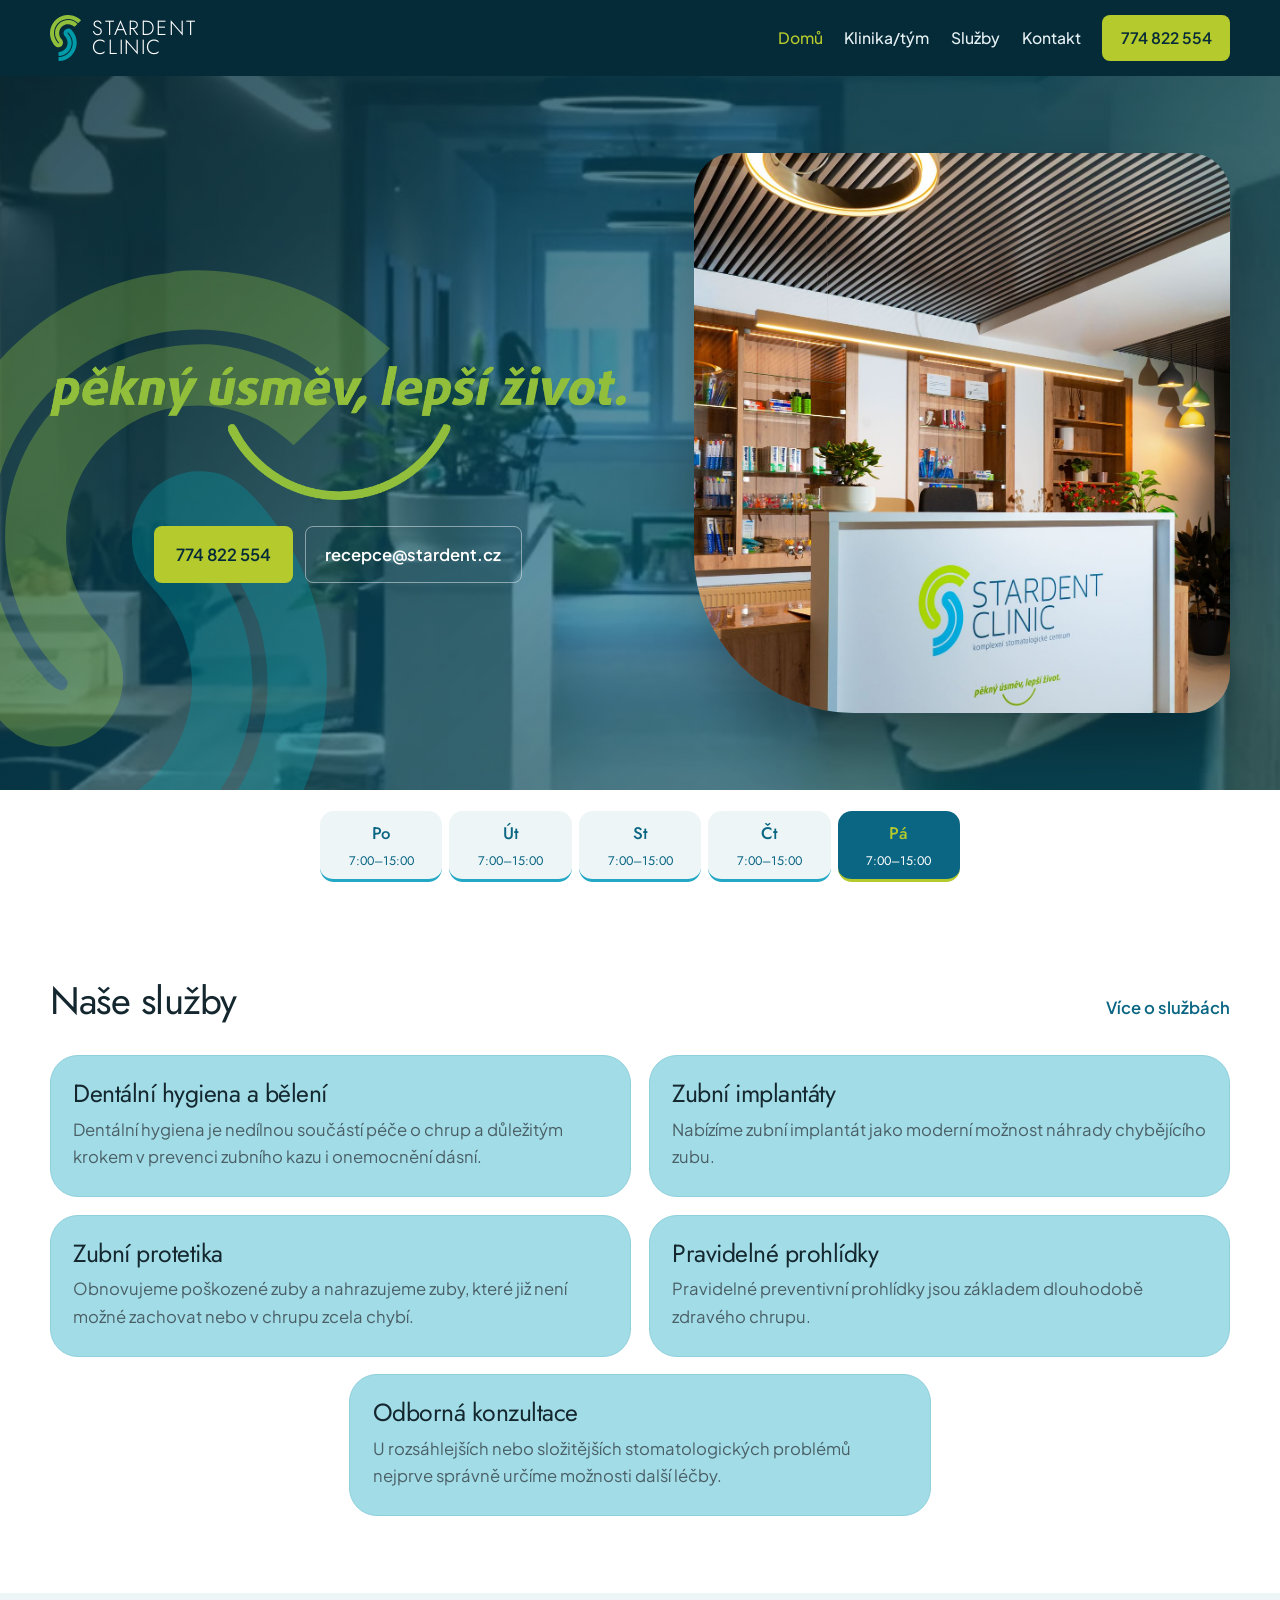
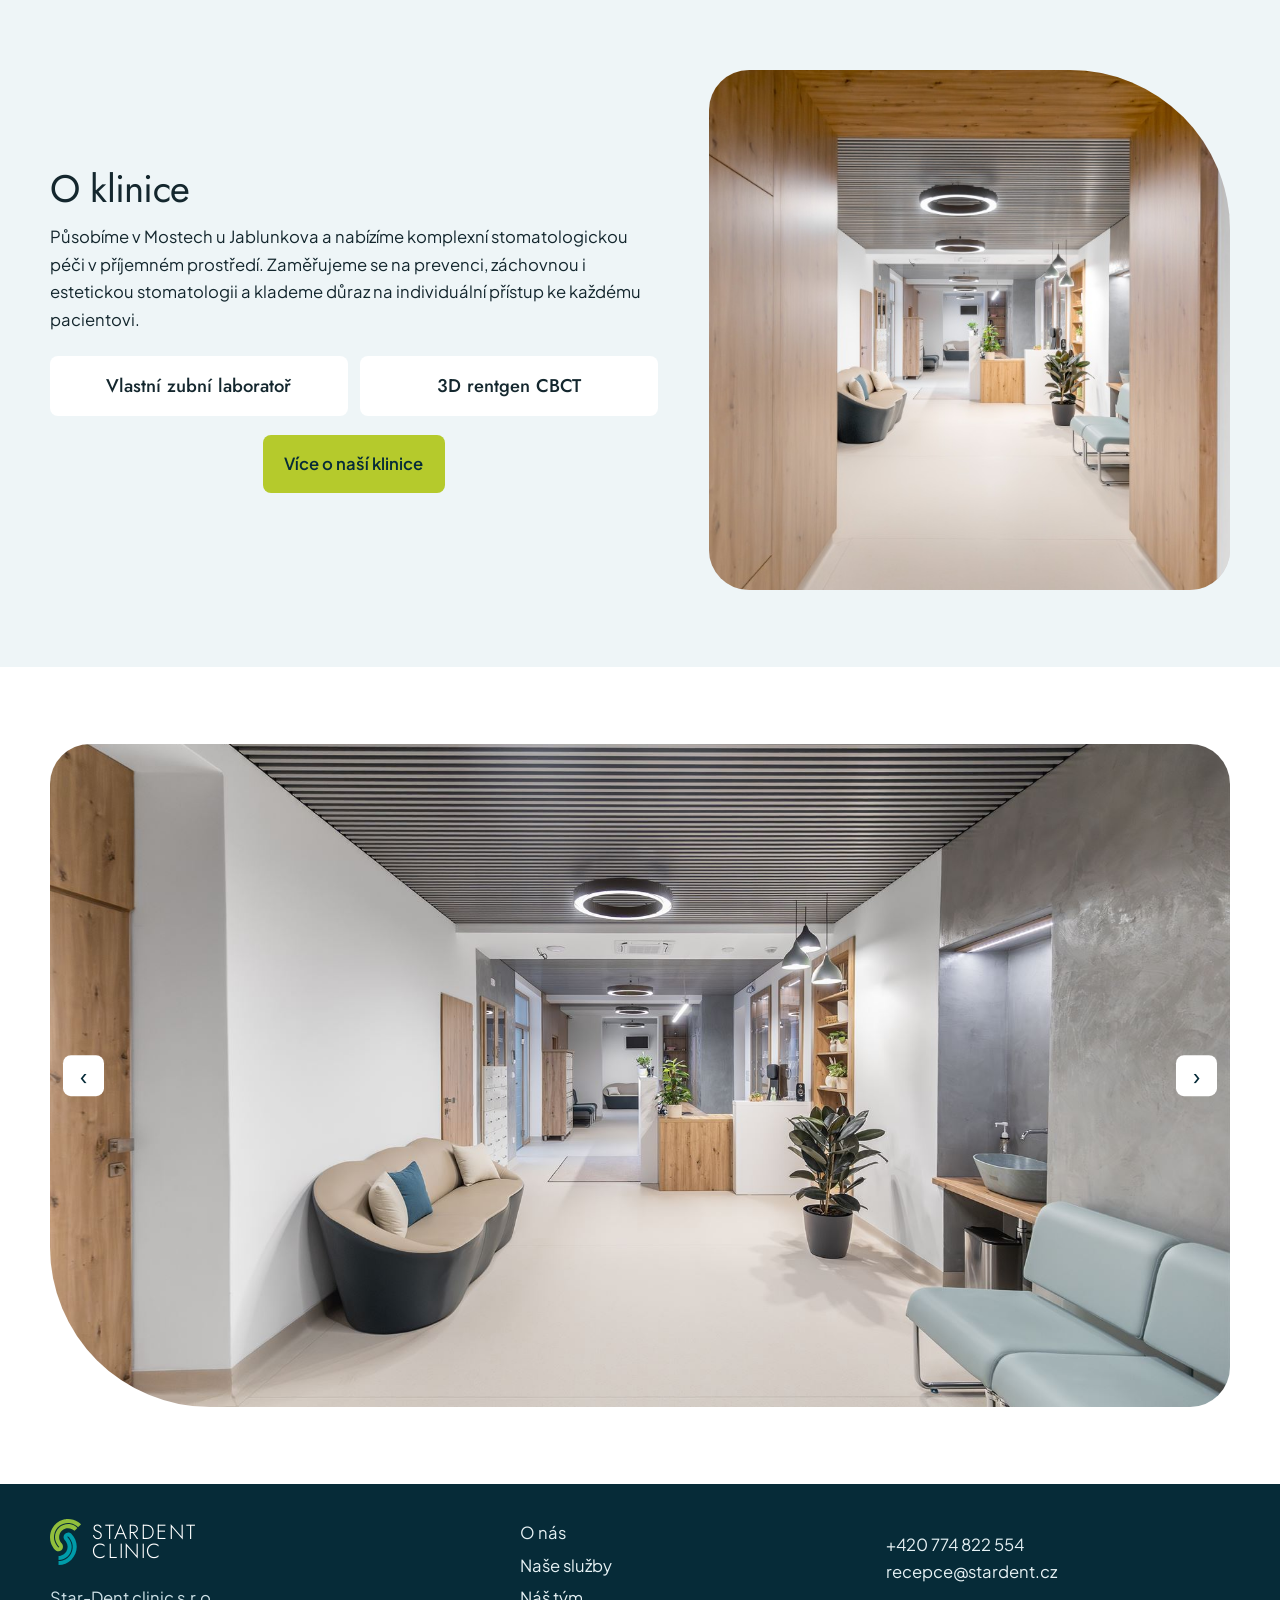
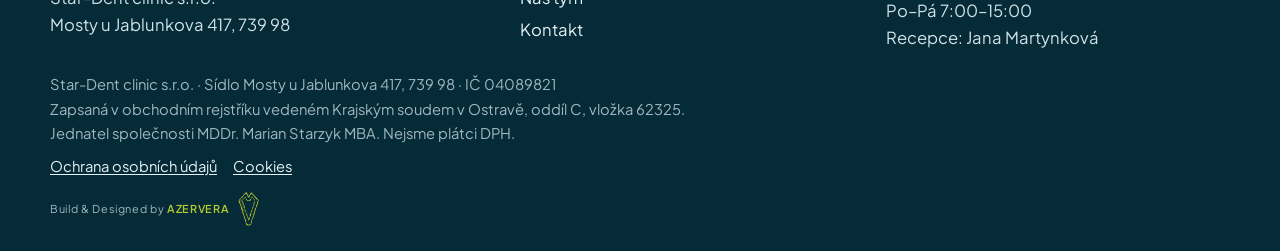
<file: index.html>
<!DOCTYPE html>
<html lang="cs">
<head>
  <meta charset="utf-8">
  <meta name="viewport" content="width=device-width, initial-scale=1">
  <title>Star-Dent clinic s.r.o. | Stomatologické centrum</title>
  <meta name="description" content="Star-Dent clinic s.r.o. v Mostech u Jablunkova. Komplexní stomatologická péče, vlastní zubní laboratoř a 3D rentgen CBCT. Recepce 774 822 554.">
  <link rel="icon" href="img/favicon.png" type="image/png">
  <link rel="preconnect" href="https://fonts.googleapis.com">
  <link rel="preconnect" href="https://fonts.gstatic.com" crossorigin>
  <link href="https://fonts.googleapis.com/css2?family=Jost:ital,wght@0,300;0,400;0,500;0,600;1,400&family=Plus+Jakarta+Sans:wght@400;500;600;700&display=swap" rel="stylesheet">
  <link rel="stylesheet" href="css/site.css">
</head>
<body>
  <a class="skip" href="#obsah">Přejít k obsahu</a>
  <header class="site-header">
    <div class="header-bar">
      <a class="brand" href="/">
        <img class="logo-mark" src="img/logo.svg" alt="">
        <span class="logo-type">STARDENT<small>CLINIC</small></span>
      </a>
      <button class="nav-toggle" type="button" aria-expanded="false" aria-controls="menu">Menu</button>
      <nav id="menu" class="site-nav">
        <a href="/" aria-current="page">Domů</a>
        <a href="/o-nas">Klinika/tým</a>
        <a href="/sluzby">Služby</a>
        <a href="/kontakt">Kontakt</a>
      <a class="nav-cta" href="tel:+420774822554">774 822 554</a>
      </nav>
    </div>
  </header>
  
  <main id="obsah">

    <section class="home-hero">
      <video class="hero-bg" autoplay muted loop playsinline preload="metadata" disablepictureinpicture poster="img/hero-poster.jpg" aria-hidden="true">
        <source src="img/hero.mp4" type="video/mp4">
      </video>
      <div class="home-hero-copy">
        <h1><img class="hero-slogan" src="img/pekny-usmev.png" alt="pěkný úsměv, lepší život."></h1>
        <div class="hero-actions">
          <a class="btn" href="tel:+420774822554">774 822 554</a>
          <a class="linkish" href="mailto:recepce@stardent.cz">recepce@stardent.cz</a>
        </div>
      </div>
      <figure class="home-hero-photo">
        <img src="img/recepce.jpg" alt="Recepce Star-Dent clinic v Mostech u Jablunkova">
      </figure>
    </section>
    <section class="hours-band" aria-label="Ordinační hodiny">
      <div class="wrap">
        <ol class="week">
          <li><span class="day">Po</span><span class="time">7:00–15:00</span></li>
          <li><span class="day">Út</span><span class="time">7:00–15:00</span></li>
          <li><span class="day">St</span><span class="time">7:00–15:00</span></li>
          <li><span class="day">Čt</span><span class="time">7:00–15:00</span></li>
          <li><span class="day">Pá</span><span class="time">7:00–15:00</span></li>
        </ol>
      </div>
    </section>
    <section class="band">
      <div class="wrap">
        <div class="section-label">
          <h2>Naše služby</h2>
          <a class="linkish" href="/sluzby">Více o službách</a>
        </div>
        <div class="svc-list">
          <a class="svc-row" href="/dentalni-hygiena">
            <h3>Dentální hygiena a bělení</h3>
            <p>Dentální hygiena je nedílnou součástí péče o chrup a důležitým krokem v prevenci zubního kazu i onemocnění dásní.</p>
          </a>
          <a class="svc-row" href="/zubni-implantaty">
            <h3>Zubní implantáty</h3>
            <p>Nabízíme zubní implantát jako moderní možnost náhrady chybějícího zubu.</p>
          </a>
          <a class="svc-row" href="/zubni-protetika">
            <h3>Zubní protetika</h3>
            <p>Obnovujeme poškozené zuby a nahrazujeme zuby, které již není možné zachovat nebo v chrupu zcela chybí.</p>
          </a>
          <a class="svc-row" href="/pravidelne-prohlidky">
            <h3>Pravidelné prohlídky</h3>
            <p>Pravidelné preventivní prohlídky jsou základem dlouhodobě zdravého chrupu.</p>
          </a>
          <a class="svc-row" href="/odborna-konzultace">
            <h3>Odborná konzultace</h3>
            <p>U rozsáhlejších nebo složitějších stomatologických problémů nejprve správně určíme možnosti další léčby.</p>
          </a>
        </div>
      </div>
    </section>
    <section class="band band-paper">
      <div class="wrap split">
        <div class="prose">
          <h2>O klinice</h2>
          <p>Působíme v Mostech u Jablunkova a nabízíme komplexní stomatologickou péči v příjemném prostředí. Zaměřujeme se na prevenci, záchovnou i estetickou stomatologii a klademe důraz na individuální přístup ke každému pacientovi.</p>
          <div class="facts">
            <div><strong>Vlastní zubní laboratoř</strong></div>
            <div><strong>3D rentgen CBCT</strong></div>
          </div>
          <p class="facts-more"><a class="btn" href="/o-nas">Více o naší klinice</a></p>
        </div>
        <figure class="clinic-photo">
          <img src="img/hero-rentgen.jpg" alt="3D rentgen na klinice">
          <img src="img/hero-klinika.jpg" alt="">
        </figure>
      </div>
    </section>
    <section class="band home-gallery" id="fotogalerie" aria-label="Fotogalerie">
      <div class="wrap">
        <div class="slideshow">
          <button class="slide-nav slide-prev" type="button" aria-label="Předchozí fotka">‹</button>
          <div class="slide-frame">
            <a class="is-on" href="img/cekarna.jpg" data-gallery><img src="img/cekarna.jpg" alt="Čekárna"></a>
            <a href="img/recepce.jpg" data-gallery><img src="img/recepce.jpg" alt="Recepce"></a>
            <a href="img/recepce-2.jpg" data-gallery><img src="img/recepce-2.jpg" alt="Recepce"></a>
            <a href="img/chodba.jpg" data-gallery><img src="img/chodba.jpg" alt="Chodba kliniky"></a>
            <a href="img/detsky-koutek.jpg" data-gallery><img src="img/detsky-koutek.jpg" alt="Dětský koutek"></a>
            <a href="img/pitna-voda.jpg" data-gallery><img src="img/pitna-voda.jpg" alt="Pitná voda v čekárně"></a>
            <a href="img/cbct.jpg" data-gallery><img src="img/cbct.jpg" alt="3D rentgen CBCT"></a>
            <a href="img/ordinace-hneda.jpg" data-gallery><img src="img/ordinace-hneda.jpg" alt="Ordinace"></a>
            <a href="img/ordinace-bila.jpg" data-gallery><img src="img/ordinace-bila.jpg" alt="Ordinace"></a>
            <a href="img/ordinace-modra.jpg" data-gallery><img src="img/ordinace-modra.jpg" alt="Ordinace"></a>
            <a href="img/ordinace-drevo.jpg" data-gallery><img src="img/ordinace-drevo.jpg" alt="Ordinace"></a>
          </div>
          <button class="slide-nav slide-next" type="button" aria-label="Další fotka">›</button>
        </div>
      </div>
    </section>
    <div class="lb" role="dialog" aria-modal="true" aria-label="Fotografie">
      <button class="lb-close" type="button">Zavřít</button>
      <button class="lb-prev" type="button">Předchozí</button>
      <button class="lb-next" type="button">Další</button>
      <div>
        <img alt="">
        <p></p>
      </div>
    </div>

  </main>
  <footer class="site-footer">
    <div class="wrap footer-grid">
      <div>
        <span class="brand"><img class="logo-mark" src="img/logo.svg" alt="">
        <span class="logo-type">STARDENT<small>CLINIC</small></span></span>
        <p>Star-Dent clinic s.r.o.<br>Mosty u Jablunkova 417, 739 98</p>
      </div>
      <nav aria-label="Patička">
        <a href="/o-nas">O nás</a>
        <a href="/sluzby">Naše služby</a>
        <a href="/o-nas#tym">Náš tým</a>
        <a href="/kontakt">Kontakt</a>
      </nav>
      <div>
        <p><a href="tel:+420774822554">+420 774 822 554</a><br><a href="mailto:recepce@stardent.cz">recepce@stardent.cz</a></p>
        <p>Po–Pá 7:00–15:00<br>Recepce: Jana Martynková</p>
      </div>
    </div>
    <div class="wrap fine">
      <p>Star-Dent clinic s.r.o. · Sídlo Mosty u Jablunkova 417, 739 98 · IČ 04089821<br>
      Zapsaná v obchodním rejstříku vedeném Krajským soudem v Ostravě, oddíl C, vložka 62325.<br>
      Jednatel společnosti MDDr. Marian Starzyk MBA. Nejsme plátci DPH.</p>
      <p class="fine-links"><a href="/ochrana-osobnich-udaju">Ochrana osobních údajů</a><a href="/cookies">Cookies</a></p>
    </div>
    <div class="wrap credit">
      <p>Build &amp; Designed by <strong>AZERVERA</strong></p>
      <img src="img/azervera.png" alt="">
    </div>
  </footer>
  <script src="js/site.js"></script>
  <script src="js/creatool-boot.js"></script>
</body>
</html>
</file>
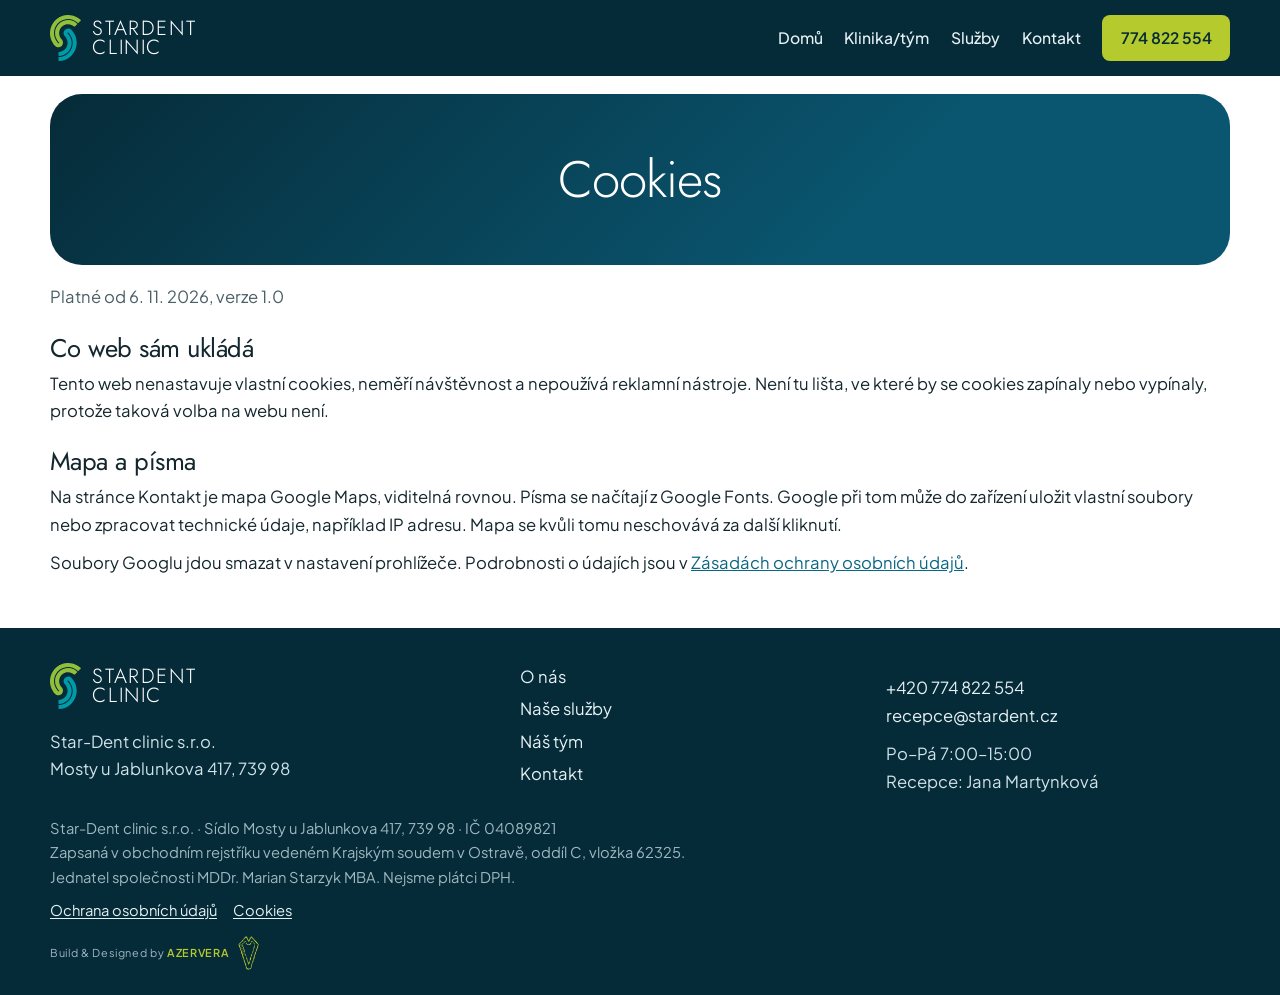
<file: cookies.html>
<!DOCTYPE html>
<html lang="cs">
<head>
  <meta charset="utf-8">
  <meta name="viewport" content="width=device-width, initial-scale=1">
  <title>Cookies | Star-Dent clinic</title>
  <meta name="description" content="Star-Dent clinic na webu nenastavuje vlastní cookies a neměří návštěvnost. Mapa a písma mohou použít služby Googlu.">
  <link rel="icon" href="img/favicon.png" type="image/png">
  <link rel="preconnect" href="https://fonts.googleapis.com">
  <link rel="preconnect" href="https://fonts.gstatic.com" crossorigin>
  <link href="https://fonts.googleapis.com/css2?family=Jost:ital,wght@0,300;0,400;0,500;0,600;1,400&family=Plus+Jakarta+Sans:wght@400;500;600;700&display=swap" rel="stylesheet">
  <link rel="stylesheet" href="css/site.css">
</head>
<body>
  <a class="skip" href="#obsah">Přejít k obsahu</a>
  <header class="site-header">
    <div class="header-bar">
      <a class="brand" href="/">
        <img class="logo-mark" src="img/logo.svg" alt="">
        <span class="logo-type">STARDENT<small>CLINIC</small></span>
      </a>
      <button class="nav-toggle" type="button" aria-expanded="false" aria-controls="menu">Menu</button>
      <nav id="menu" class="site-nav">
        <a href="/">Domů</a>
        <a href="/o-nas">Klinika/tým</a>
        <a href="/sluzby">Služby</a>
        <a href="/kontakt">Kontakt</a>
      <a class="nav-cta" href="tel:+420774822554">774 822 554</a>
      </nav>
    </div>
  </header>
  <main id="obsah">
    <section class="page-intro wrap">
      <h1>Cookies</h1>
    </section>
    <article class="wrap legal-doc">
      <p class="meta">Platné od 6. 11. 2026, verze 1.0</p>
      <h2>Co web sám ukládá</h2>
      <p>Tento web nenastavuje vlastní cookies, neměří návštěvnost a nepoužívá reklamní nástroje. Není tu lišta, ve které by se cookies zapínaly nebo vypínaly, protože taková volba na webu není.</p>
      <h2>Mapa a písma</h2>
      <p>Na stránce Kontakt je mapa Google Maps, viditelná rovnou. Písma se načítají z Google Fonts. Google při tom může do zařízení uložit vlastní soubory nebo zpracovat technické údaje, například IP adresu. Mapa se kvůli tomu neschovává za další kliknutí.</p>
      <p>Soubory Googlu jdou smazat v nastavení prohlížeče. Podrobnosti o údajích jsou v <a href="/ochrana-osobnich-udaju">Zásadách ochrany osobních údajů</a>.</p>
    </article>
  </main>
  <footer class="site-footer">
    <div class="wrap footer-grid">
      <div>
        <span class="brand"><img class="logo-mark" src="img/logo.svg" alt="">
        <span class="logo-type">STARDENT<small>CLINIC</small></span></span>
        <p>Star-Dent clinic s.r.o.<br>Mosty u Jablunkova 417, 739 98</p>
      </div>
      <nav aria-label="Patička">
        <a href="/o-nas">O nás</a>
        <a href="/sluzby">Naše služby</a>
        <a href="/o-nas#tym">Náš tým</a>
        <a href="/kontakt">Kontakt</a>
      </nav>
      <div>
        <p><a href="tel:+420774822554">+420 774 822 554</a><br><a href="mailto:recepce@stardent.cz">recepce@stardent.cz</a></p>
        <p>Po–Pá 7:00–15:00<br>Recepce: Jana Martynková</p>
      </div>
    </div>
    <div class="wrap fine">
      <p>Star-Dent clinic s.r.o. · Sídlo Mosty u Jablunkova 417, 739 98 · IČ 04089821<br>
      Zapsaná v obchodním rejstříku vedeném Krajským soudem v Ostravě, oddíl C, vložka 62325.<br>
      Jednatel společnosti MDDr. Marian Starzyk MBA. Nejsme plátci DPH.</p>
      <p class="fine-links"><a href="/ochrana-osobnich-udaju">Ochrana osobních údajů</a><a href="/cookies">Cookies</a></p>
    </div>
    <div class="wrap credit">
      <p>Build &amp; Designed by <strong>AZERVERA</strong></p>
      <img src="img/azervera.png" alt="">
    </div>
  </footer>
  <script src="js/site.js"></script>
  <script src="js/creatool-boot.js"></script>
</body>
</html>
</file>
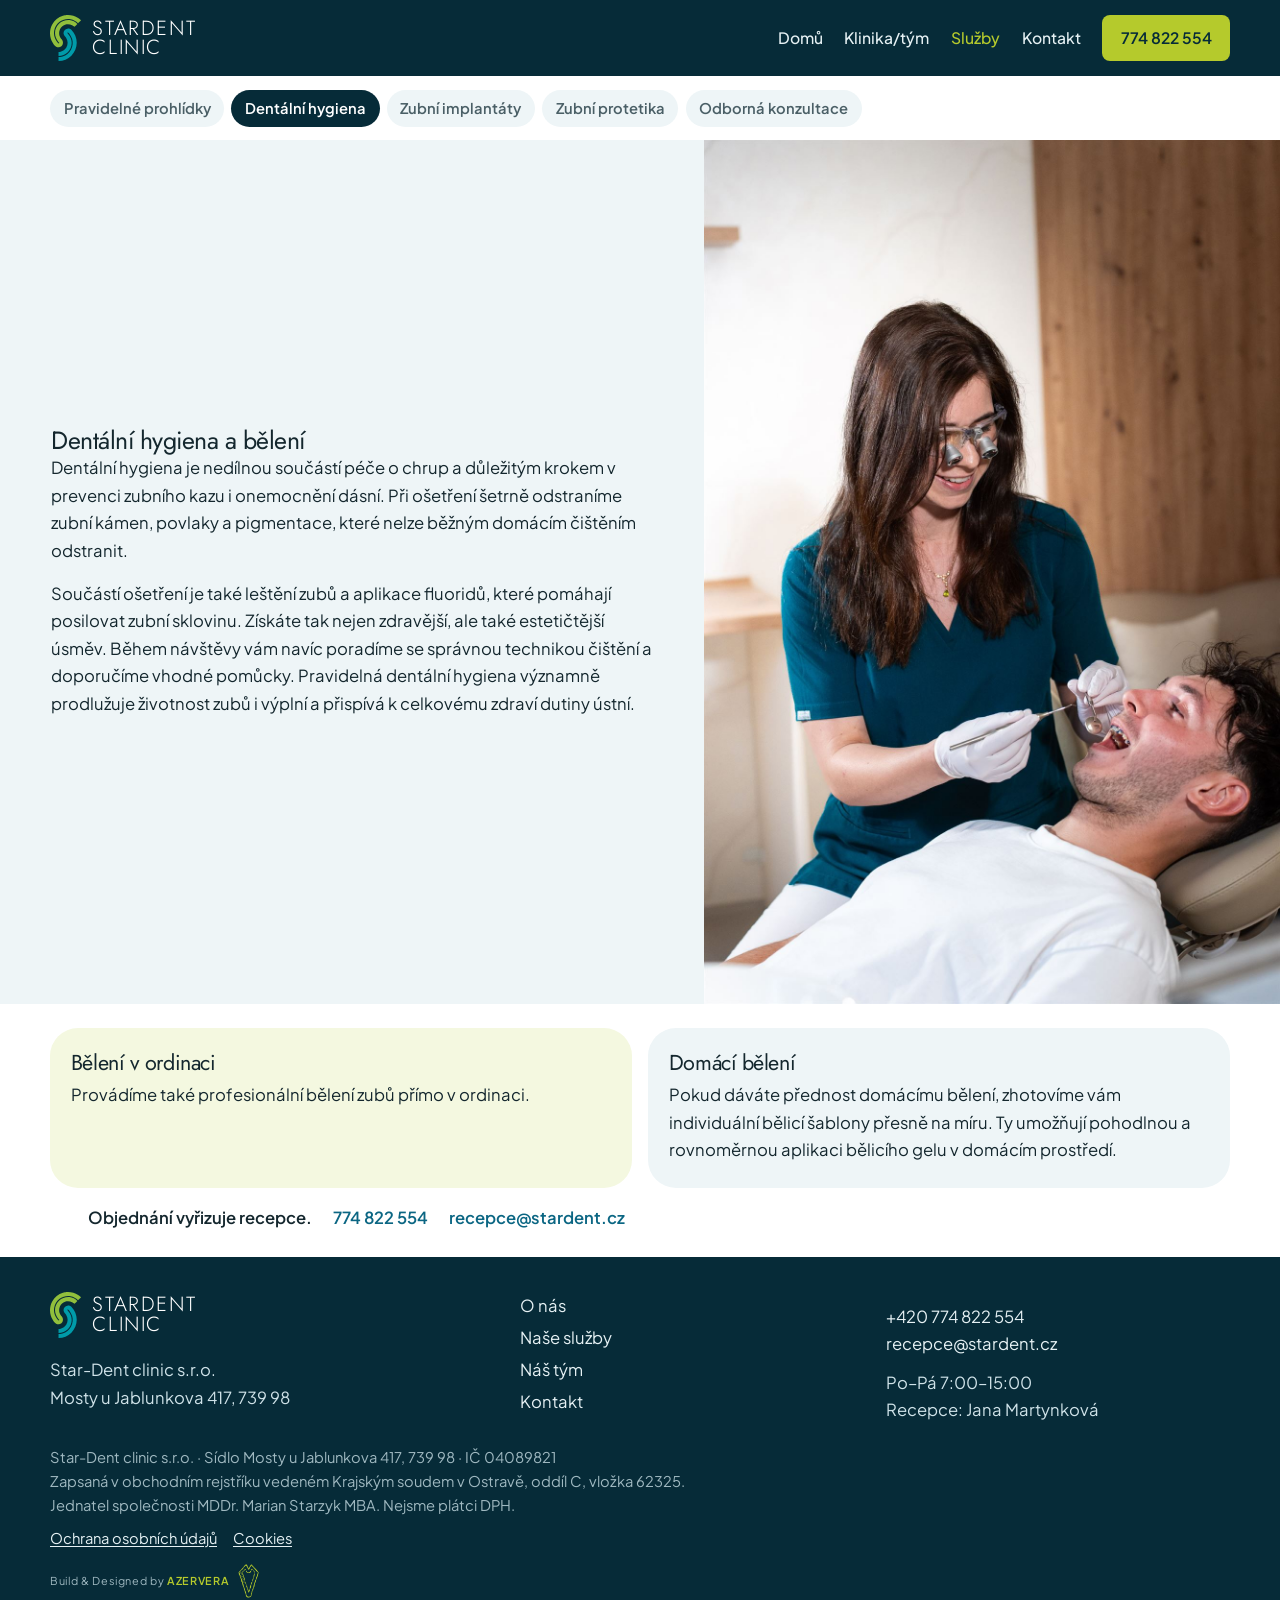
<file: dentalni-hygiena.html>
<!DOCTYPE html>
<html lang="cs">
<head>
  <meta charset="utf-8">
  <meta name="viewport" content="width=device-width, initial-scale=1">
  <title>Dentální hygiena | Star-Dent clinic</title>
  <meta name="description" content="Dentální hygiena, ordinační bělení zubů a individuální šablony pro domácí bělení ve Star-Dent clinic.">
  <link rel="icon" href="img/favicon.png" type="image/png">
  <link rel="preconnect" href="https://fonts.googleapis.com">
  <link rel="preconnect" href="https://fonts.gstatic.com" crossorigin>
  <link href="https://fonts.googleapis.com/css2?family=Jost:ital,wght@0,300;0,400;0,500;0,600;1,400&family=Plus+Jakarta+Sans:wght@400;500;600;700&display=swap" rel="stylesheet">
  <link rel="stylesheet" href="css/site.css">
</head>
<body>
  <a class="skip" href="#obsah">Přejít k obsahu</a>
  <header class="site-header">
    <div class="header-bar">
      <a class="brand" href="/">
        <img class="logo-mark" src="img/logo.svg" alt="">
        <span class="logo-type">STARDENT<small>CLINIC</small></span>
      </a>
      <button class="nav-toggle" type="button" aria-expanded="false" aria-controls="menu">Menu</button>
      <nav id="menu" class="site-nav">
        <a href="/">Domů</a>
        <a href="/o-nas">Klinika/tým</a>
        <a href="/sluzby" aria-current="page">Služby</a>
        <a href="/kontakt">Kontakt</a>
      <a class="nav-cta" href="tel:+420774822554">774 822 554</a>
      </nav>
    </div>
  </header>
  <div class="wrap"><nav class="chapters" aria-label="Naše služby">
        <a href="/pravidelne-prohlidky">Pravidelné prohlídky</a>
        <a href="/dentalni-hygiena" aria-current="page">Dentální hygiena</a>
        <a href="/zubni-implantaty">Zubní implantáty</a>
        <a href="/zubni-protetika">Zubní protetika</a>
        <a href="/odborna-konzultace">Odborná konzultace</a>
      </nav></div>
  <main id="obsah">

    <section class="service-stage stage-a">
      <div class="copy prose">
        <h1>Dentální hygiena a bělení</h1>
        <p>Dentální hygiena je nedílnou součástí péče o chrup a důležitým krokem v prevenci zubního kazu i onemocnění dásní. Při ošetření šetrně odstraníme zubní kámen, povlaky a pigmentace, které nelze běžným domácím čištěním odstranit.</p>
        <p>Součástí ošetření je také leštění zubů a aplikace fluoridů, které pomáhají posilovat zubní sklovinu. Získáte tak nejen zdravější, ale také estetičtější úsměv. Během návštěvy vám navíc poradíme se správnou technikou čištění a doporučíme vhodné pomůcky. Pravidelná dentální hygiena významně prodlužuje životnost zubů i výplní a přispívá k celkovému zdraví dutiny ústní.</p>
      </div>
      <img src="img/osetreni.jpg" alt="Ošetření v ordinaci Star-Dent clinic">
    </section>
    <section class="wrap two-notes">
      <article>
        <h2>Bělení v ordinaci</h2>
        <p>Provádíme také profesionální bělení zubů přímo v ordinaci.</p>
      </article>
      <article>
        <h2>Domácí bělení</h2>
        <p>Pokud dáváte přednost domácímu bělení, zhotovíme vám individuální bělicí šablony přesně na míru. Ty umožňují pohodlnou a rovnoměrnou aplikaci bělicího gelu v domácím prostředí.</p>
      </article>
    </section>

    <div class="wrap">
      <aside class="book">
        <span>Objednání vyřizuje recepce.</span>
        <a href="tel:+420774822554">774 822 554</a>
        <a href="mailto:recepce@stardent.cz">recepce@stardent.cz</a>
      </aside>
    </div>
  </main>
  <footer class="site-footer">
    <div class="wrap footer-grid">
      <div>
        <span class="brand"><img class="logo-mark" src="img/logo.svg" alt="">
        <span class="logo-type">STARDENT<small>CLINIC</small></span></span>
        <p>Star-Dent clinic s.r.o.<br>Mosty u Jablunkova 417, 739 98</p>
      </div>
      <nav aria-label="Patička">
        <a href="/o-nas">O nás</a>
        <a href="/sluzby">Naše služby</a>
        <a href="/o-nas#tym">Náš tým</a>
        <a href="/kontakt">Kontakt</a>
      </nav>
      <div>
        <p><a href="tel:+420774822554">+420 774 822 554</a><br><a href="mailto:recepce@stardent.cz">recepce@stardent.cz</a></p>
        <p>Po–Pá 7:00–15:00<br>Recepce: Jana Martynková</p>
      </div>
    </div>
    <div class="wrap fine">
      <p>Star-Dent clinic s.r.o. · Sídlo Mosty u Jablunkova 417, 739 98 · IČ 04089821<br>
      Zapsaná v obchodním rejstříku vedeném Krajským soudem v Ostravě, oddíl C, vložka 62325.<br>
      Jednatel společnosti MDDr. Marian Starzyk MBA. Nejsme plátci DPH.</p>
      <p class="fine-links"><a href="/ochrana-osobnich-udaju">Ochrana osobních údajů</a><a href="/cookies">Cookies</a></p>
    </div>
    <div class="wrap credit">
      <p>Build &amp; Designed by <strong>AZERVERA</strong></p>
      <img src="img/azervera.png" alt="">
    </div>
  </footer>
  <script src="js/site.js"></script>
  <script src="js/creatool-boot.js"></script>
</body>
</html>
</file>
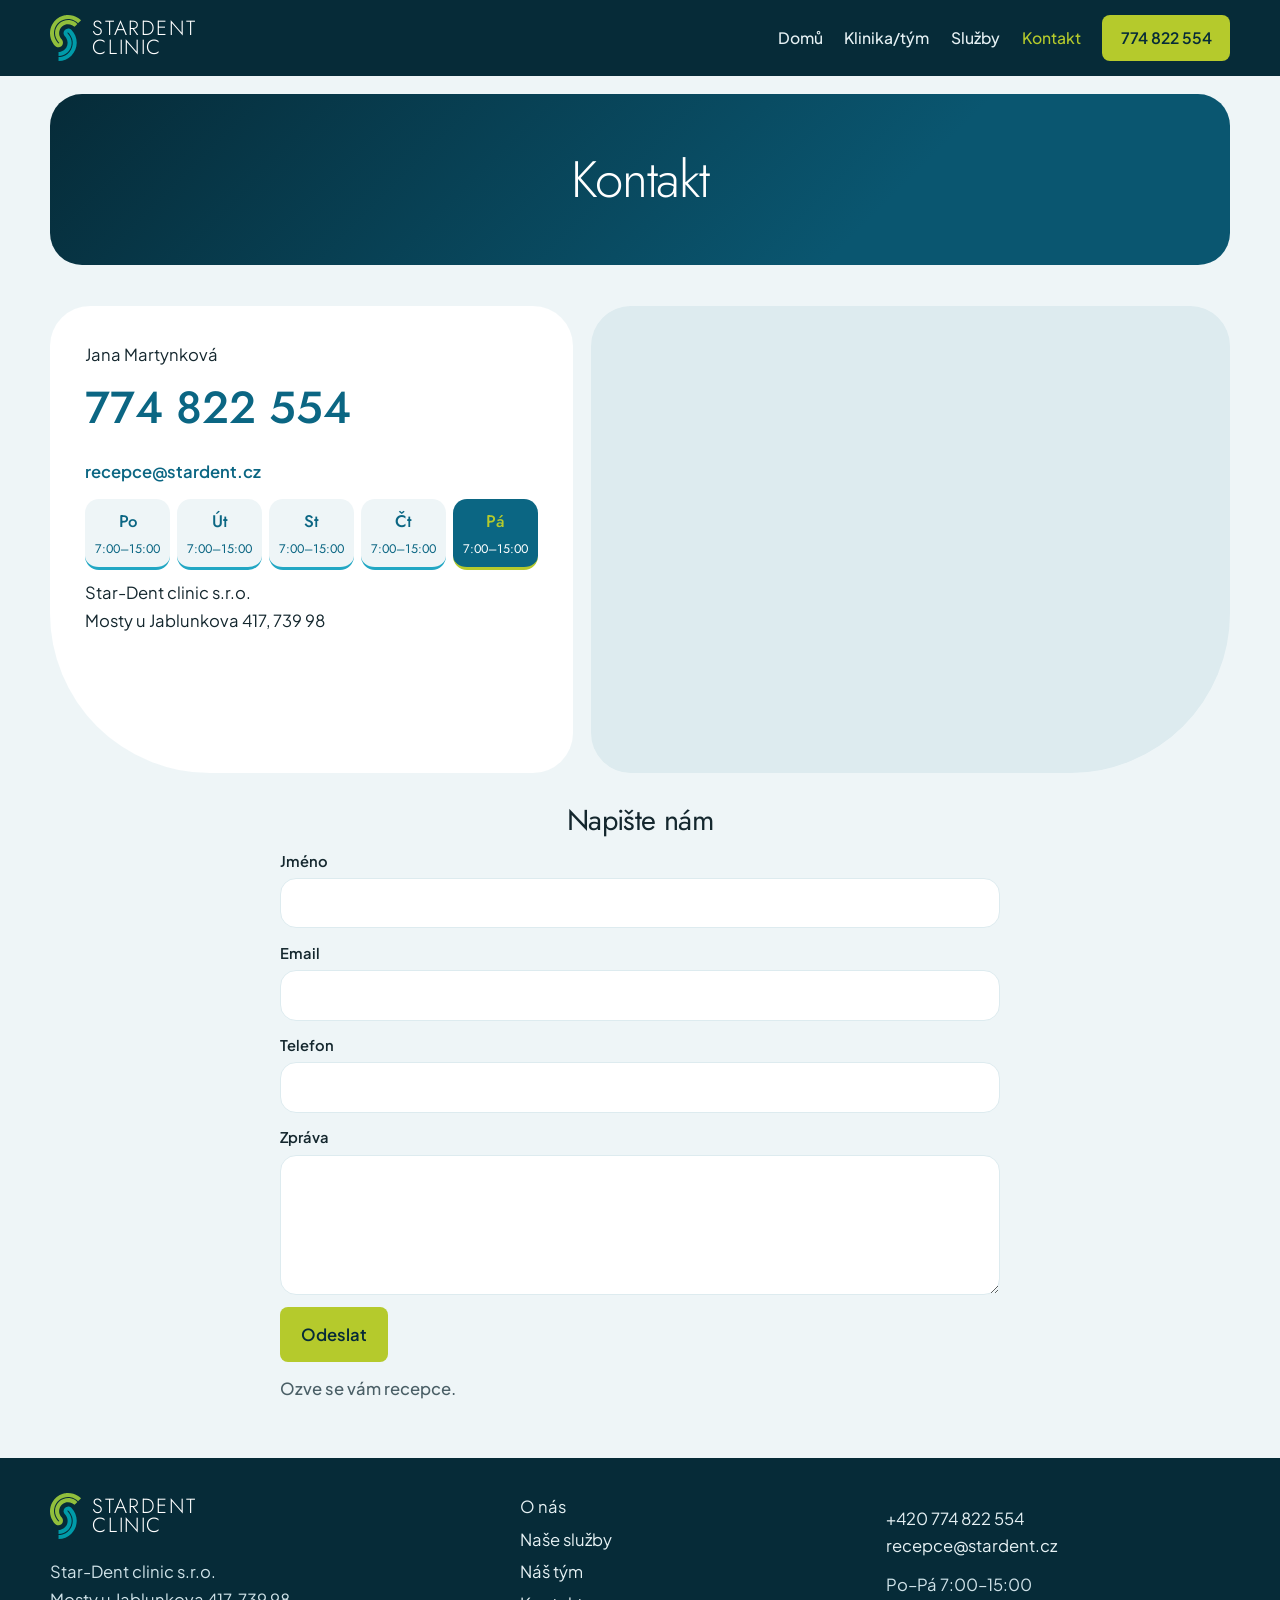
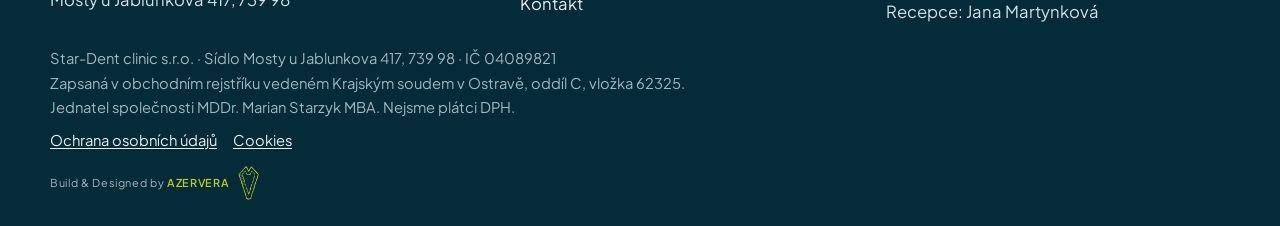
<file: kontakt.html>
<!DOCTYPE html>
<html lang="cs">
<head>
  <meta charset="utf-8">
  <meta name="viewport" content="width=device-width, initial-scale=1">
  <title>Kontakt | Star-Dent clinic</title>
  <meta name="description" content="Star-Dent clinic s.r.o., Mosty u Jablunkova 417, 739 98. Recepce Jana Martynková, 774 822 554, recepce@stardent.cz. Po–Pá 7:00–15:00.">
  <link rel="icon" href="img/favicon.png" type="image/png">
  <link rel="preconnect" href="https://fonts.googleapis.com">
  <link rel="preconnect" href="https://fonts.gstatic.com" crossorigin>
  <link href="https://fonts.googleapis.com/css2?family=Jost:ital,wght@0,300;0,400;0,500;0,600;1,400&family=Plus+Jakarta+Sans:wght@400;500;600;700&display=swap" rel="stylesheet">
  <link rel="stylesheet" href="css/site.css">
</head>
<body>
  <a class="skip" href="#obsah">Přejít k obsahu</a>
  <header class="site-header">
    <div class="header-bar">
      <a class="brand" href="/">
        <img class="logo-mark" src="img/logo.svg" alt="">
        <span class="logo-type">STARDENT<small>CLINIC</small></span>
      </a>
      <button class="nav-toggle" type="button" aria-expanded="false" aria-controls="menu">Menu</button>
      <nav id="menu" class="site-nav">
        <a href="/">Domů</a>
        <a href="/o-nas">Klinika/tým</a>
        <a href="/sluzby">Služby</a>
        <a href="/kontakt" aria-current="page">Kontakt</a>
      <a class="nav-cta" href="tel:+420774822554">774 822 554</a>
      </nav>
    </div>
  </header>
  
  <main id="obsah">

    <section class="page-intro wrap">
      <h1>Kontakt</h1>
    </section>
    <section class="wrap contact-grid">
      <div>
        <p>Jana Martynková</p>
        <a class="phone-xl" href="tel:+420774822554">774 822 554</a>
        <p class="contact-meta"><a href="mailto:recepce@stardent.cz">recepce@stardent.cz</a></p>
        <ol class="week">
          <li><span class="day">Po</span><span class="time">7:00–15:00</span></li>
          <li><span class="day">Út</span><span class="time">7:00–15:00</span></li>
          <li><span class="day">St</span><span class="time">7:00–15:00</span></li>
          <li><span class="day">Čt</span><span class="time">7:00–15:00</span></li>
          <li><span class="day">Pá</span><span class="time">7:00–15:00</span></li>
        </ol>
        <p class="contact-meta">Star-Dent clinic s.r.o.<br>Mosty u Jablunkova 417, 739 98</p>
      </div>
      <div class="map">
        <iframe title="Mapa – Mosty u Jablunkova 417" src="https://maps.google.com/maps?q=Mosty%20u%20Jablunkova%20417%2C%20739%2098&amp;z=16&amp;output=embed" loading="lazy" referrerpolicy="no-referrer-when-downgrade"></iframe>
      </div>
    </section>
    <section class="wrap contact-form">
      <h2>Napište nám</h2>
      <form class="form">
        <label>Jméno
          <input name="jmeno" type="text" autocomplete="name" required>
        </label>
        <label>Email
          <input name="email" type="email" autocomplete="email" required>
        </label>
        <label>Telefon
          <input name="telefon" type="tel" autocomplete="tel" required>
        </label>
        <label>Zpráva
          <textarea name="zprava" required></textarea>
        </label>
        <button type="submit">Odeslat</button>
        <p class="note">Ozve se vám recepce.</p>
      </form>
    </section>

  </main>
  <footer class="site-footer">
    <div class="wrap footer-grid">
      <div>
        <span class="brand"><img class="logo-mark" src="img/logo.svg" alt="">
        <span class="logo-type">STARDENT<small>CLINIC</small></span></span>
        <p>Star-Dent clinic s.r.o.<br>Mosty u Jablunkova 417, 739 98</p>
      </div>
      <nav aria-label="Patička">
        <a href="/o-nas">O nás</a>
        <a href="/sluzby">Naše služby</a>
        <a href="/o-nas#tym">Náš tým</a>
        <a href="/kontakt">Kontakt</a>
      </nav>
      <div>
        <p><a href="tel:+420774822554">+420 774 822 554</a><br><a href="mailto:recepce@stardent.cz">recepce@stardent.cz</a></p>
        <p>Po–Pá 7:00–15:00<br>Recepce: Jana Martynková</p>
      </div>
    </div>
    <div class="wrap fine">
      <p>Star-Dent clinic s.r.o. · Sídlo Mosty u Jablunkova 417, 739 98 · IČ 04089821<br>
      Zapsaná v obchodním rejstříku vedeném Krajským soudem v Ostravě, oddíl C, vložka 62325.<br>
      Jednatel společnosti MDDr. Marian Starzyk MBA. Nejsme plátci DPH.</p>
      <p class="fine-links"><a href="/ochrana-osobnich-udaju">Ochrana osobních údajů</a><a href="/cookies">Cookies</a></p>
    </div>
    <div class="wrap credit">
      <p>Build &amp; Designed by <strong>AZERVERA</strong></p>
      <img src="img/azervera.png" alt="">
    </div>
  </footer>
  <script src="js/site.js"></script>
  <script src="js/creatool-boot.js"></script>
</body>
</html>
</file>
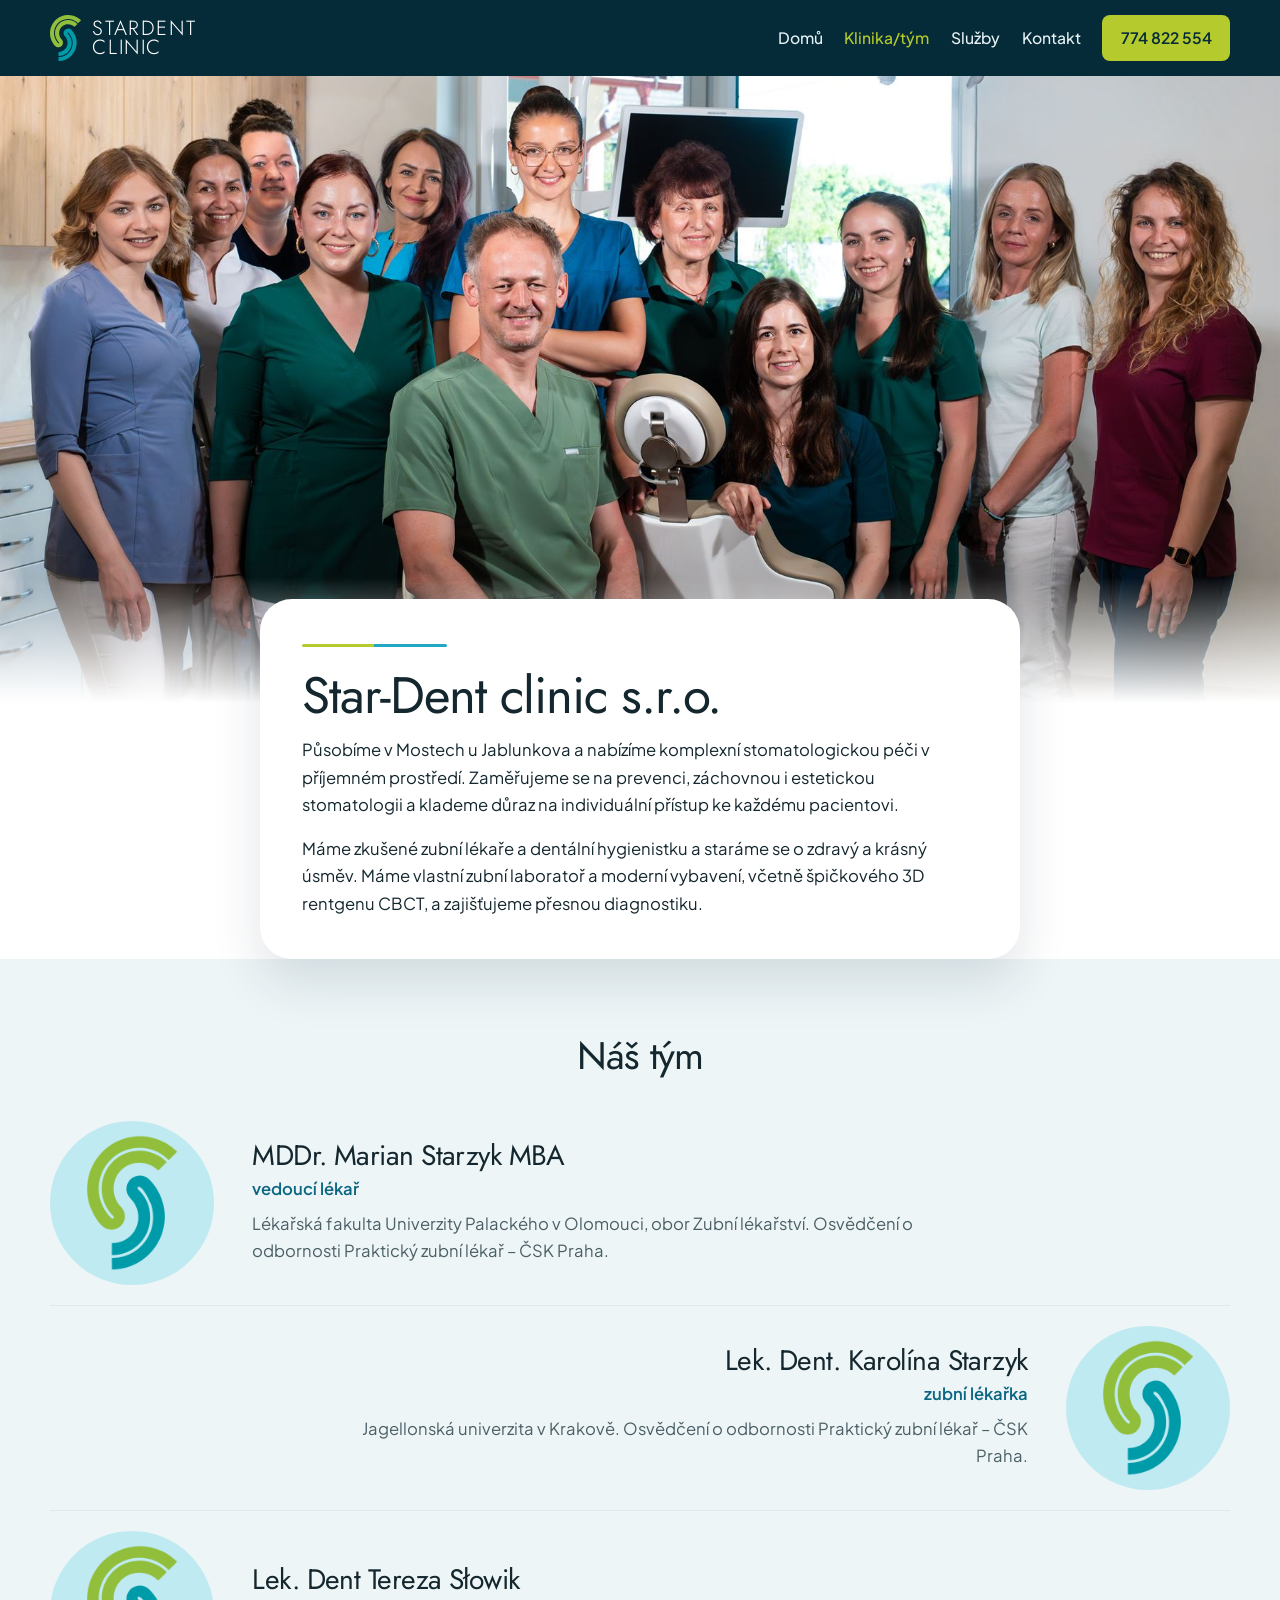
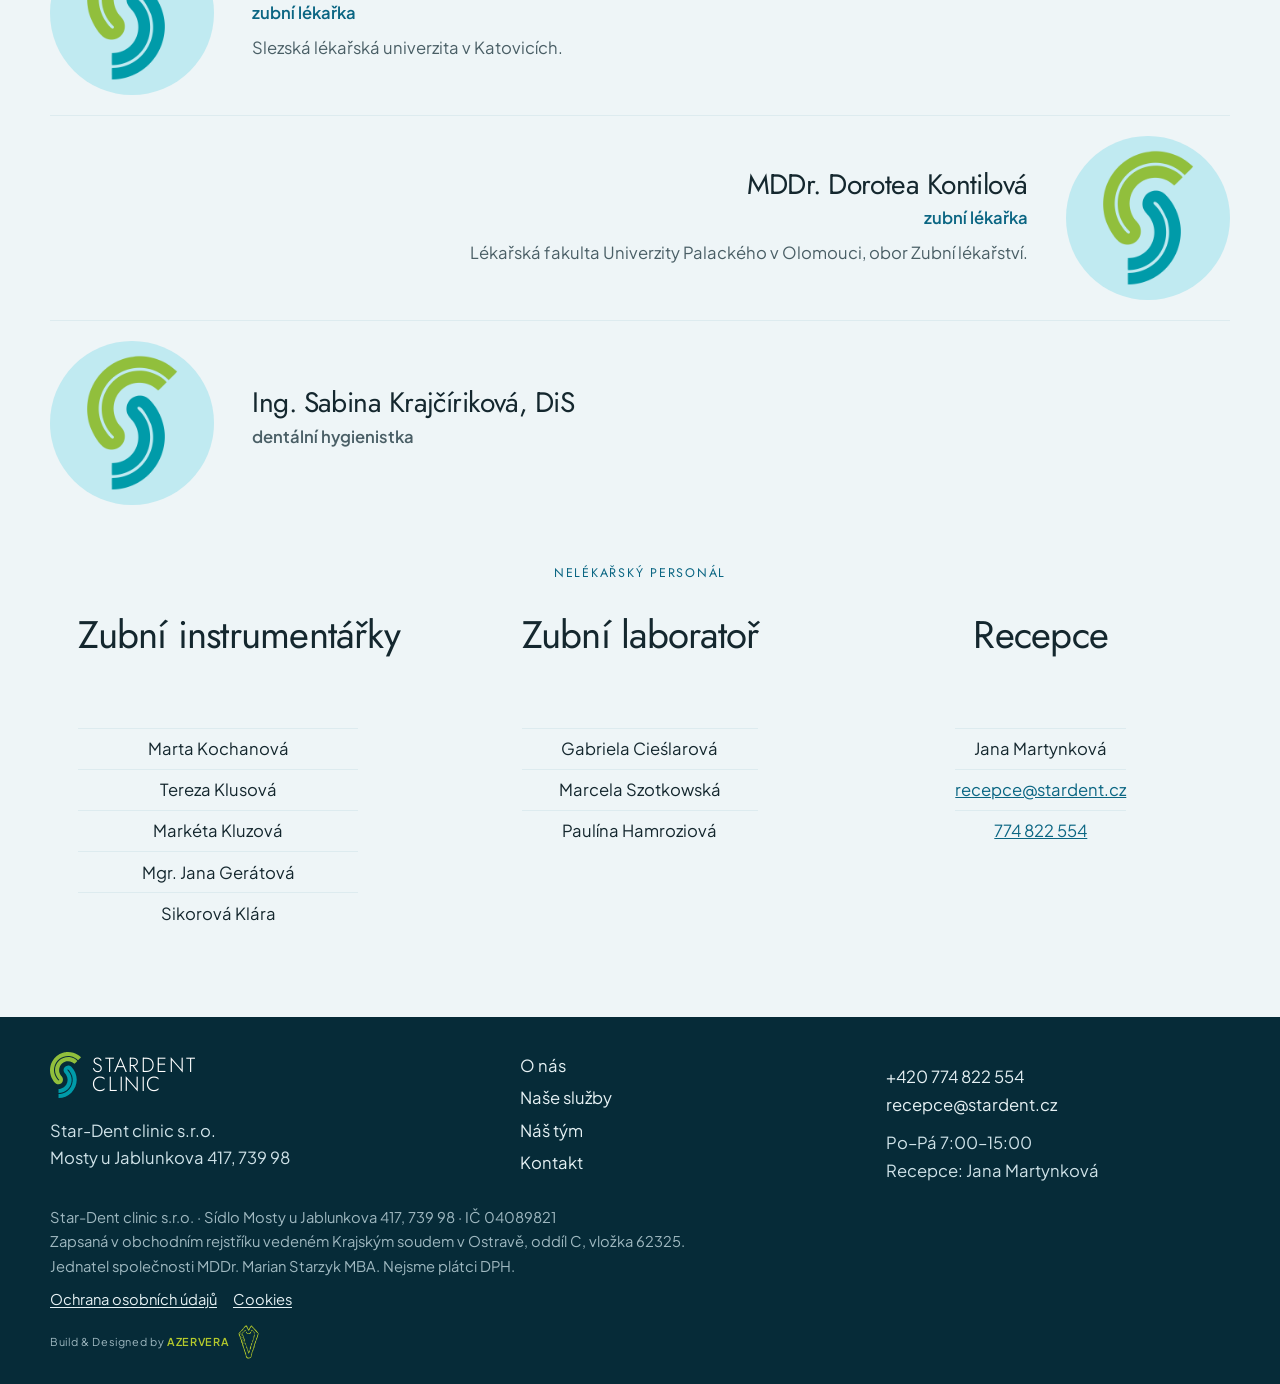
<file: o-nas.html>
<!DOCTYPE html>
<html lang="cs">
<head>
  <meta charset="utf-8">
  <meta name="viewport" content="width=device-width, initial-scale=1">
  <title>Klinika/tým | Star-Dent clinic</title>
  <meta name="description" content="Působíme v Mostech u Jablunkova. Prevence, záchovná i estetická stomatologie, vlastní zubní laboratoř a 3D rentgen CBCT.">
  <link rel="icon" href="img/favicon.png" type="image/png">
  <link rel="preconnect" href="https://fonts.googleapis.com">
  <link rel="preconnect" href="https://fonts.gstatic.com" crossorigin>
  <link href="https://fonts.googleapis.com/css2?family=Jost:ital,wght@0,300;0,400;0,500;0,600;1,400&family=Plus+Jakarta+Sans:wght@400;500;600;700&display=swap" rel="stylesheet">
  <link rel="stylesheet" href="css/site.css">
</head>
<body>
  <a class="skip" href="#obsah">Přejít k obsahu</a>
  <header class="site-header">
    <div class="header-bar">
      <a class="brand" href="/">
        <img class="logo-mark" src="img/logo.svg" alt="">
        <span class="logo-type">STARDENT<small>CLINIC</small></span>
      </a>
      <button class="nav-toggle" type="button" aria-expanded="false" aria-controls="menu">Menu</button>
      <nav id="menu" class="site-nav">
        <a href="/">Domů</a>
        <a href="/o-nas" aria-current="page">Klinika/tým</a>
        <a href="/sluzby">Služby</a>
        <a href="/kontakt">Kontakt</a>
      <a class="nav-cta" href="tel:+420774822554">774 822 554</a>
      </nav>
    </div>
  </header>
  
  <main id="obsah">

    <section class="about-hero">
      <img class="about-bw" src="img/tym.jpg" alt="">
      <img class="about-color" src="img/tym.jpg" alt="Tým Star-Dent clinic v ordinaci">
    </section>
    <section class="about-sheet prose">
      <p class="kicker">Klinika/tým</p>
      <h1>Star-Dent clinic s.r.o.</h1>
      <p>Působíme v Mostech u Jablunkova a nabízíme komplexní stomatologickou péči v příjemném prostředí. Zaměřujeme se na prevenci, záchovnou i estetickou stomatologii a klademe důraz na individuální přístup ke každému pacientovi.</p>
      <p>Máme zkušené zubní lékaře a dentální hygienistku a staráme se o zdravý a krásný úsměv. Máme vlastní zubní laboratoř a moderní vybavení, včetně špičkového 3D rentgenu CBCT, a zajišťujeme přesnou diagnostiku.</p>
    </section>
    <section class="band band-paper" id="tym">
      <div class="wrap">
        <h2>Náš tým</h2>
        <div class="doctors">
          <article class="doc">
            <div class="doc-photo" aria-hidden="true"><img src="img/tym-logo.png" alt=""></div>
            <div class="doc-copy">
              <h3>MDDr. Marian Starzyk MBA</h3>
              <p class="role">vedoucí lékař</p>
              <p>Lékařská fakulta Univerzity Palackého v Olomouci, obor Zubní lékařství. Osvědčení o odbornosti Praktický zubní lékař – ČSK Praha.</p>
            </div>
          </article>
          <article class="doc">
            <div class="doc-photo" aria-hidden="true"><img src="img/tym-logo.png" alt=""></div>
            <div class="doc-copy">
              <h3>Lek. Dent. Karolína Starzyk</h3>
              <p class="role">zubní lékařka</p>
              <p>Jagellonská univerzita v Krakově. Osvědčení o odbornosti Praktický zubní lékař – ČSK Praha.</p>
            </div>
          </article>
          <article class="doc">
            <div class="doc-photo" aria-hidden="true"><img src="img/tym-logo.png" alt=""></div>
            <div class="doc-copy">
              <h3>Lek. Dent Tereza Słowik</h3>
              <p class="role">zubní lékařka</p>
              <p>Slezská lékařská univerzita v Katovicích.</p>
            </div>
          </article>
          <article class="doc">
            <div class="doc-photo" aria-hidden="true"><img src="img/tym-logo.png" alt=""></div>
            <div class="doc-copy">
              <h3>MDDr. Dorotea Kontilová</h3>
              <p class="role">zubní lékařka</p>
              <p>Lékařská fakulta Univerzity Palackého v Olomouci, obor Zubní lékařství.</p>
            </div>
          </article>
          <article class="doc">
            <div class="doc-photo" aria-hidden="true"><img src="img/tym-logo.png" alt=""></div>
            <div class="doc-copy">
              <h3>Ing. Sabina Krajčíriková, DiS</h3>
              <p class="role">dentální hygienistka</p>
            </div>
          </article>
        </div>
        <p class="group-label staff-label">Nelékařský personál</p>
        <div class="groups">
          <div>
            <h2>Zubní instrumentářky</h2>
            <ul>
              <li>Marta Kochanová</li>
              <li>Tereza Klusová</li>
              <li>Markéta Kluzová</li>
              <li>Mgr. Jana Gerátová</li>
              <li>Sikorová Klára</li>
            </ul>
          </div>
          <div>
            <h2>Zubní laboratoř</h2>
            <ul>
              <li>Gabriela Cieślarová</li>
              <li>Marcela Szotkowská</li>
              <li>Paulína Hamroziová</li>
            </ul>
          </div>
          <div>
            <h2>Recepce</h2>
            <ul>
              <li>Jana Martynková</li>
              <li><a href="mailto:recepce@stardent.cz">recepce@stardent.cz</a></li>
              <li><a href="tel:+420774822554">774 822 554</a></li>
            </ul>
          </div>
        </div>
      </div>
    </section>

  </main>
  <footer class="site-footer">
    <div class="wrap footer-grid">
      <div>
        <span class="brand"><img class="logo-mark" src="img/logo.svg" alt="">
        <span class="logo-type">STARDENT<small>CLINIC</small></span></span>
        <p>Star-Dent clinic s.r.o.<br>Mosty u Jablunkova 417, 739 98</p>
      </div>
      <nav aria-label="Patička">
        <a href="/o-nas">O nás</a>
        <a href="/sluzby">Naše služby</a>
        <a href="/o-nas#tym">Náš tým</a>
        <a href="/kontakt">Kontakt</a>
      </nav>
      <div>
        <p><a href="tel:+420774822554">+420 774 822 554</a><br><a href="mailto:recepce@stardent.cz">recepce@stardent.cz</a></p>
        <p>Po–Pá 7:00–15:00<br>Recepce: Jana Martynková</p>
      </div>
    </div>
    <div class="wrap fine">
      <p>Star-Dent clinic s.r.o. · Sídlo Mosty u Jablunkova 417, 739 98 · IČ 04089821<br>
      Zapsaná v obchodním rejstříku vedeném Krajským soudem v Ostravě, oddíl C, vložka 62325.<br>
      Jednatel společnosti MDDr. Marian Starzyk MBA. Nejsme plátci DPH.</p>
      <p class="fine-links"><a href="/ochrana-osobnich-udaju">Ochrana osobních údajů</a><a href="/cookies">Cookies</a></p>
    </div>
    <div class="wrap credit">
      <p>Build &amp; Designed by <strong>AZERVERA</strong></p>
      <img src="img/azervera.png" alt="">
    </div>
  </footer>
  <script src="js/site.js"></script>
  <script src="js/creatool-boot.js"></script>
</body>
</html>
</file>
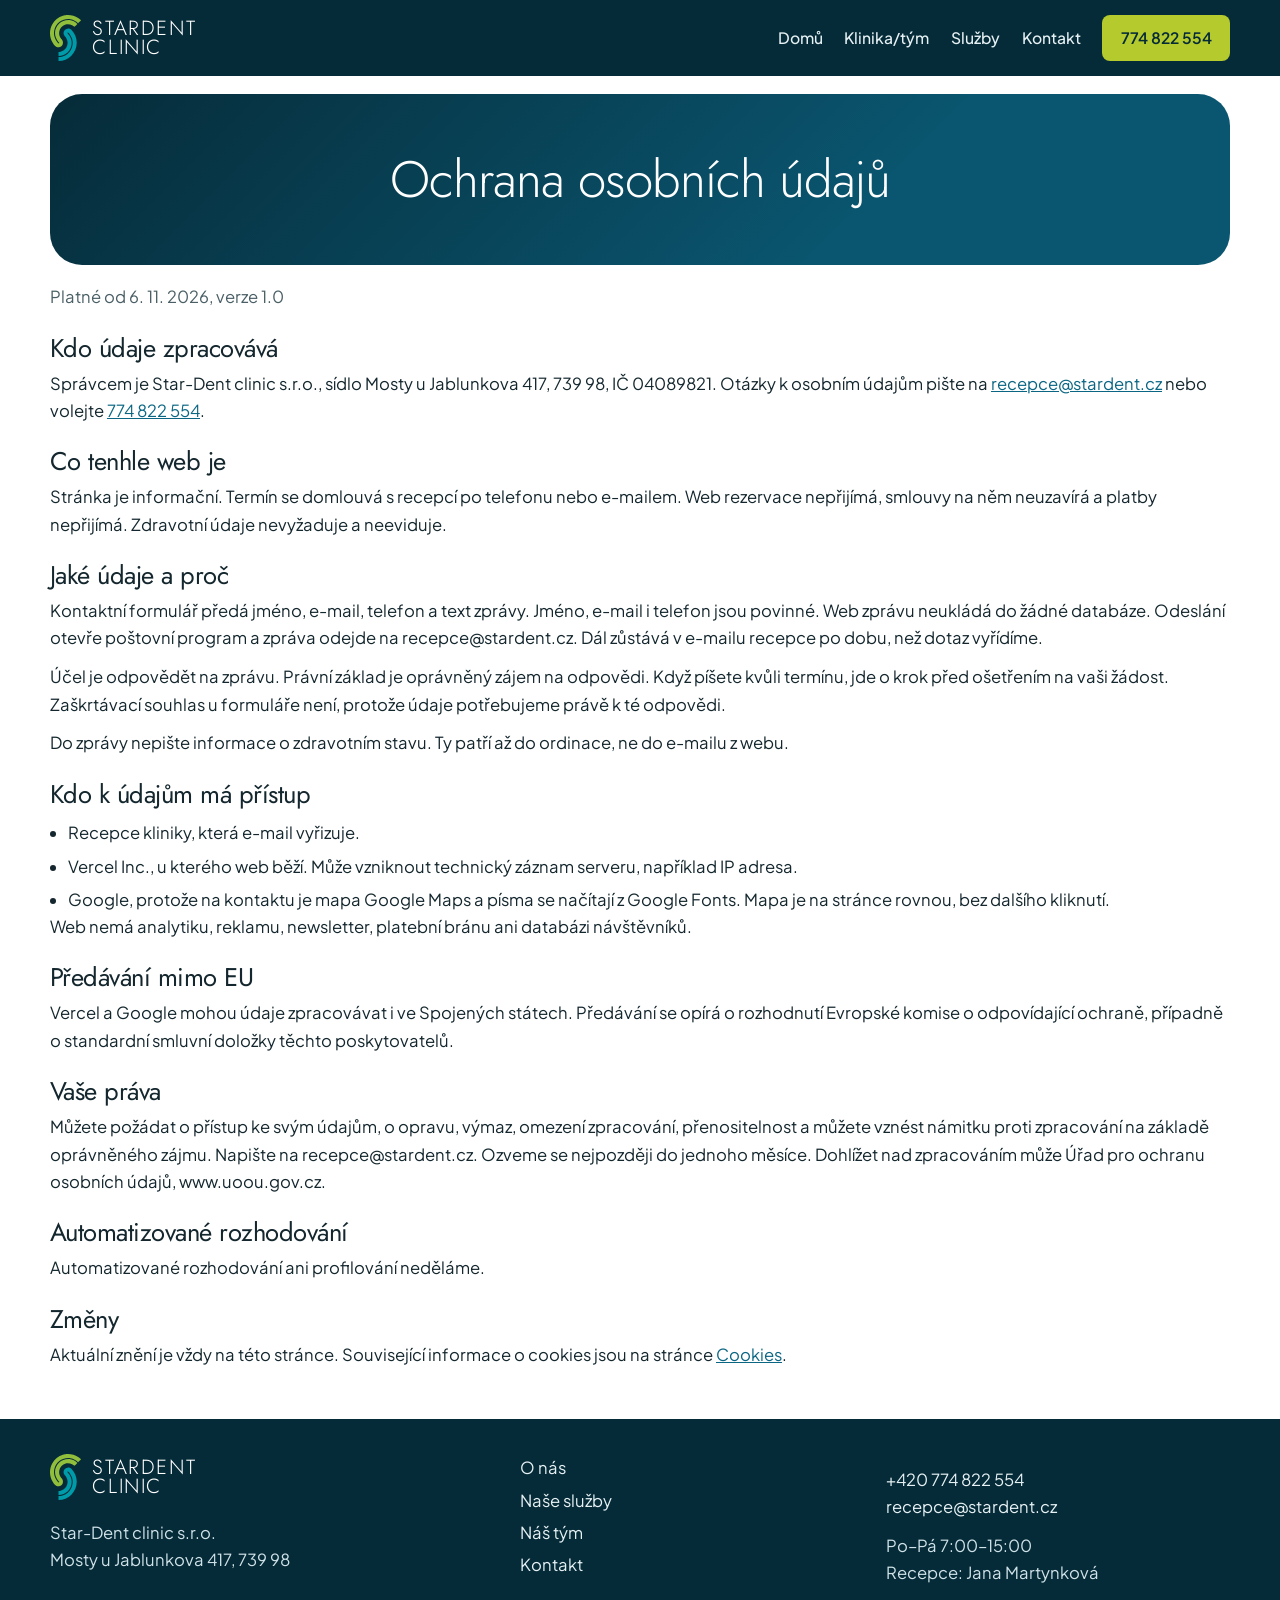
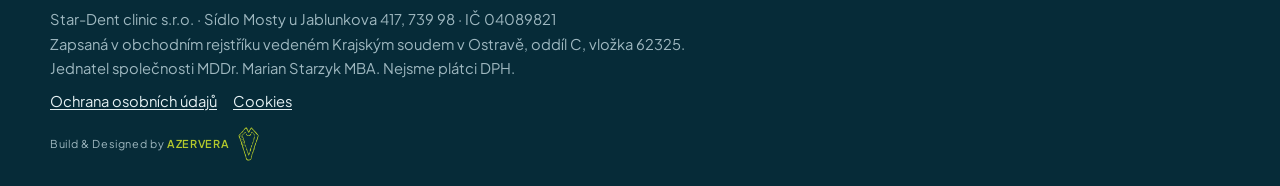
<file: ochrana-osobnich-udaju.html>
<!DOCTYPE html>
<html lang="cs">
<head>
  <meta charset="utf-8">
  <meta name="viewport" content="width=device-width, initial-scale=1">
  <title>Ochrana osobních údajů | Star-Dent clinic</title>
  <meta name="description" content="Zásady ochrany osobních údajů Star-Dent clinic s.r.o. Web je informační a údaje z kontaktního formuláře neukládá.">
  <link rel="icon" href="img/favicon.png" type="image/png">
  <link rel="preconnect" href="https://fonts.googleapis.com">
  <link rel="preconnect" href="https://fonts.gstatic.com" crossorigin>
  <link href="https://fonts.googleapis.com/css2?family=Jost:ital,wght@0,300;0,400;0,500;0,600;1,400&family=Plus+Jakarta+Sans:wght@400;500;600;700&display=swap" rel="stylesheet">
  <link rel="stylesheet" href="css/site.css">
</head>
<body>
  <a class="skip" href="#obsah">Přejít k obsahu</a>
  <header class="site-header">
    <div class="header-bar">
      <a class="brand" href="/">
        <img class="logo-mark" src="img/logo.svg" alt="">
        <span class="logo-type">STARDENT<small>CLINIC</small></span>
      </a>
      <button class="nav-toggle" type="button" aria-expanded="false" aria-controls="menu">Menu</button>
      <nav id="menu" class="site-nav">
        <a href="/">Domů</a>
        <a href="/o-nas">Klinika/tým</a>
        <a href="/sluzby">Služby</a>
        <a href="/kontakt">Kontakt</a>
      <a class="nav-cta" href="tel:+420774822554">774 822 554</a>
      </nav>
    </div>
  </header>
  <main id="obsah">
    <section class="page-intro wrap">
      <h1>Ochrana osobních údajů</h1>
    </section>
    <article class="wrap legal-doc">
      <p class="meta">Platné od 6. 11. 2026, verze 1.0</p>
      <h2>Kdo údaje zpracovává</h2>
      <p>Správcem je Star-Dent clinic s.r.o., sídlo Mosty u Jablunkova 417, 739 98, IČ 04089821. Otázky k osobním údajům pište na <a href="mailto:recepce@stardent.cz">recepce@stardent.cz</a> nebo volejte <a href="tel:+420774822554">774 822 554</a>.</p>
      <h2>Co tenhle web je</h2>
      <p>Stránka je informační. Termín se domlouvá s recepcí po telefonu nebo e-mailem. Web rezervace nepřijímá, smlouvy na něm neuzavírá a platby nepřijímá. Zdravotní údaje nevyžaduje a neeviduje.</p>
      <h2>Jaké údaje a proč</h2>
      <p>Kontaktní formulář předá jméno, e-mail, telefon a text zprávy. Jméno, e-mail i telefon jsou povinné. Web zprávu neukládá do žádné databáze. Odeslání otevře poštovní program a zpráva odejde na recepce@stardent.cz. Dál zůstává v e-mailu recepce po dobu, než dotaz vyřídíme.</p>
      <p>Účel je odpovědět na zprávu. Právní základ je oprávněný zájem na odpovědi. Když píšete kvůli termínu, jde o krok před ošetřením na vaši žádost. Zaškrtávací souhlas u formuláře není, protože údaje potřebujeme právě k té odpovědi.</p>
      <p>Do zprávy nepište informace o zdravotním stavu. Ty patří až do ordinace, ne do e-mailu z webu.</p>
      <h2>Kdo k údajům má přístup</h2>
      <ul>
        <li>Recepce kliniky, která e-mail vyřizuje.</li>
        <li>Vercel Inc., u kterého web běží. Může vzniknout technický záznam serveru, například IP adresa.</li>
        <li>Google, protože na kontaktu je mapa Google Maps a písma se načítají z Google Fonts. Mapa je na stránce rovnou, bez dalšího kliknutí.</li>
      </ul>
      <p>Web nemá analytiku, reklamu, newsletter, platební bránu ani databázi návštěvníků.</p>
      <h2>Předávání mimo EU</h2>
      <p>Vercel a Google mohou údaje zpracovávat i ve Spojených státech. Předávání se opírá o rozhodnutí Evropské komise o odpovídající ochraně, případně o standardní smluvní doložky těchto poskytovatelů.</p>
      <h2>Vaše práva</h2>
      <p>Můžete požádat o přístup ke svým údajům, o opravu, výmaz, omezení zpracování, přenositelnost a můžete vznést námitku proti zpracování na základě oprávněného zájmu. Napište na recepce@stardent.cz. Ozveme se nejpozději do jednoho měsíce. Dohlížet nad zpracováním může Úřad pro ochranu osobních údajů, www.uoou.gov.cz.</p>
      <h2>Automatizované rozhodování</h2>
      <p>Automatizované rozhodování ani profilování neděláme.</p>
      <h2>Změny</h2>
      <p>Aktuální znění je vždy na této stránce. Související informace o cookies jsou na stránce <a href="/cookies">Cookies</a>.</p>
    </article>
  </main>
  <footer class="site-footer">
    <div class="wrap footer-grid">
      <div>
        <span class="brand"><img class="logo-mark" src="img/logo.svg" alt="">
        <span class="logo-type">STARDENT<small>CLINIC</small></span></span>
        <p>Star-Dent clinic s.r.o.<br>Mosty u Jablunkova 417, 739 98</p>
      </div>
      <nav aria-label="Patička">
        <a href="/o-nas">O nás</a>
        <a href="/sluzby">Naše služby</a>
        <a href="/o-nas#tym">Náš tým</a>
        <a href="/kontakt">Kontakt</a>
      </nav>
      <div>
        <p><a href="tel:+420774822554">+420 774 822 554</a><br><a href="mailto:recepce@stardent.cz">recepce@stardent.cz</a></p>
        <p>Po–Pá 7:00–15:00<br>Recepce: Jana Martynková</p>
      </div>
    </div>
    <div class="wrap fine">
      <p>Star-Dent clinic s.r.o. · Sídlo Mosty u Jablunkova 417, 739 98 · IČ 04089821<br>
      Zapsaná v obchodním rejstříku vedeném Krajským soudem v Ostravě, oddíl C, vložka 62325.<br>
      Jednatel společnosti MDDr. Marian Starzyk MBA. Nejsme plátci DPH.</p>
      <p class="fine-links"><a href="/ochrana-osobnich-udaju">Ochrana osobních údajů</a><a href="/cookies">Cookies</a></p>
    </div>
    <div class="wrap credit">
      <p>Build &amp; Designed by <strong>AZERVERA</strong></p>
      <img src="img/azervera.png" alt="">
    </div>
  </footer>
  <script src="js/site.js"></script>
  <script src="js/creatool-boot.js"></script>
</body>
</html>
</file>
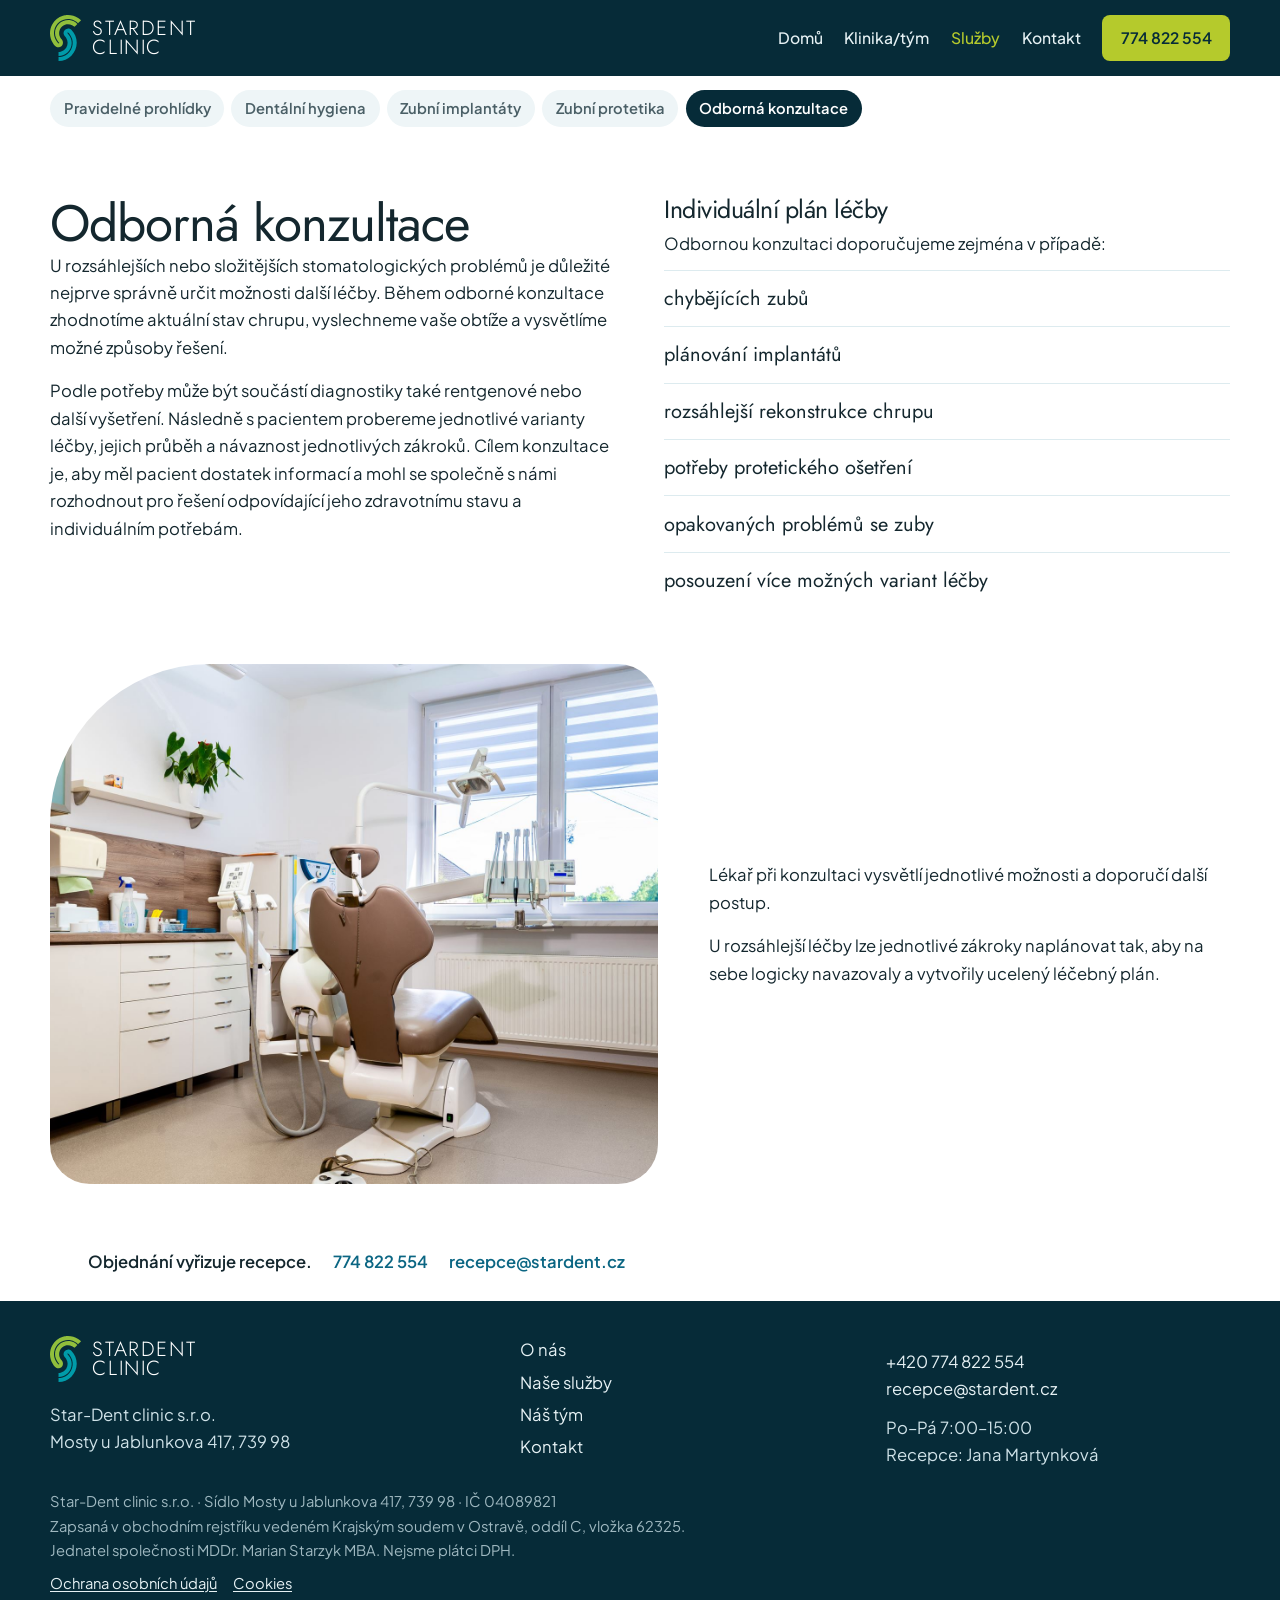
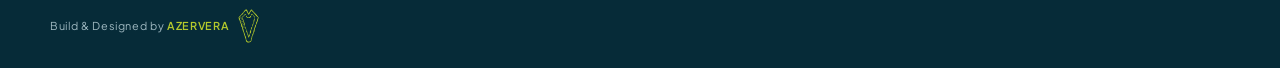
<file: odborna-konzultace.html>
<!DOCTYPE html>
<html lang="cs">
<head>
  <meta charset="utf-8">
  <meta name="viewport" content="width=device-width, initial-scale=1">
  <title>Odborná konzultace | Star-Dent clinic</title>
  <meta name="description" content="Odborná konzultace ve Star-Dent clinic: vyšetření, vysvětlení možností léčby a individuální plán.">
  <link rel="icon" href="img/favicon.png" type="image/png">
  <link rel="preconnect" href="https://fonts.googleapis.com">
  <link rel="preconnect" href="https://fonts.gstatic.com" crossorigin>
  <link href="https://fonts.googleapis.com/css2?family=Jost:ital,wght@0,300;0,400;0,500;0,600;1,400&family=Plus+Jakarta+Sans:wght@400;500;600;700&display=swap" rel="stylesheet">
  <link rel="stylesheet" href="css/site.css">
</head>
<body>
  <a class="skip" href="#obsah">Přejít k obsahu</a>
  <header class="site-header">
    <div class="header-bar">
      <a class="brand" href="/">
        <img class="logo-mark" src="img/logo.svg" alt="">
        <span class="logo-type">STARDENT<small>CLINIC</small></span>
      </a>
      <button class="nav-toggle" type="button" aria-expanded="false" aria-controls="menu">Menu</button>
      <nav id="menu" class="site-nav">
        <a href="/">Domů</a>
        <a href="/o-nas">Klinika/tým</a>
        <a href="/sluzby" aria-current="page">Služby</a>
        <a href="/kontakt">Kontakt</a>
      <a class="nav-cta" href="tel:+420774822554">774 822 554</a>
      </nav>
    </div>
  </header>
  <div class="wrap"><nav class="chapters" aria-label="Naše služby">
        <a href="/pravidelne-prohlidky">Pravidelné prohlídky</a>
        <a href="/dentalni-hygiena">Dentální hygiena</a>
        <a href="/zubni-implantaty">Zubní implantáty</a>
        <a href="/zubni-protetika">Zubní protetika</a>
        <a href="/odborna-konzultace" aria-current="page">Odborná konzultace</a>
      </nav></div>
  <main id="obsah">

    <section class="wrap consult">
      <div>
        <h1>Odborná konzultace</h1>
        <p class="dek">U rozsáhlejších nebo složitějších stomatologických problémů je důležité nejprve správně určit možnosti další léčby. Během odborné konzultace zhodnotíme aktuální stav chrupu, vyslechneme vaše obtíže a vysvětlíme možné způsoby řešení.</p>
        <p class="dek">Podle potřeby může být součástí diagnostiky také rentgenové nebo další vyšetření. Následně s pacientem probereme jednotlivé varianty léčby, jejich průběh a návaznost jednotlivých zákroků. Cílem konzultace je, aby měl pacient dostatek informací a mohl se společně s námi rozhodnout pro řešení odpovídající jeho zdravotnímu stavu a individuálním potřebám.</p>
      </div>
      <div>
        <h2>Individuální plán léčby</h2>
        <p>Odbornou konzultaci doporučujeme zejména v případě:</p>
        <ul class="when">
          <li>chybějících zubů</li>
          <li>plánování implantátů</li>
          <li>rozsáhlejší rekonstrukce chrupu</li>
          <li>potřeby protetického ošetření</li>
          <li>opakovaných problémů se zuby</li>
          <li>posouzení více možných variant léčby</li>
        </ul>
      </div>
    </section>
    <section class="wrap split" style="padding-bottom:3rem">
      <img src="img/ordinace-hneda.jpg" alt="Ordinace pro konzultaci">
      <div class="prose">
        <p>Lékař při konzultaci vysvětlí jednotlivé možnosti a doporučí další postup.</p>
        <p>U rozsáhlejší léčby lze jednotlivé zákroky naplánovat tak, aby na sebe logicky navazovaly a vytvořily ucelený léčebný plán.</p>
      </div>
    </section>

    <div class="wrap">
      <aside class="book">
        <span>Objednání vyřizuje recepce.</span>
        <a href="tel:+420774822554">774 822 554</a>
        <a href="mailto:recepce@stardent.cz">recepce@stardent.cz</a>
      </aside>
    </div>
  </main>
  <footer class="site-footer">
    <div class="wrap footer-grid">
      <div>
        <span class="brand"><img class="logo-mark" src="img/logo.svg" alt="">
        <span class="logo-type">STARDENT<small>CLINIC</small></span></span>
        <p>Star-Dent clinic s.r.o.<br>Mosty u Jablunkova 417, 739 98</p>
      </div>
      <nav aria-label="Patička">
        <a href="/o-nas">O nás</a>
        <a href="/sluzby">Naše služby</a>
        <a href="/o-nas#tym">Náš tým</a>
        <a href="/kontakt">Kontakt</a>
      </nav>
      <div>
        <p><a href="tel:+420774822554">+420 774 822 554</a><br><a href="mailto:recepce@stardent.cz">recepce@stardent.cz</a></p>
        <p>Po–Pá 7:00–15:00<br>Recepce: Jana Martynková</p>
      </div>
    </div>
    <div class="wrap fine">
      <p>Star-Dent clinic s.r.o. · Sídlo Mosty u Jablunkova 417, 739 98 · IČ 04089821<br>
      Zapsaná v obchodním rejstříku vedeném Krajským soudem v Ostravě, oddíl C, vložka 62325.<br>
      Jednatel společnosti MDDr. Marian Starzyk MBA. Nejsme plátci DPH.</p>
      <p class="fine-links"><a href="/ochrana-osobnich-udaju">Ochrana osobních údajů</a><a href="/cookies">Cookies</a></p>
    </div>
    <div class="wrap credit">
      <p>Build &amp; Designed by <strong>AZERVERA</strong></p>
      <img src="img/azervera.png" alt="">
    </div>
  </footer>
  <script src="js/site.js"></script>
  <script src="js/creatool-boot.js"></script>
</body>
</html>
</file>
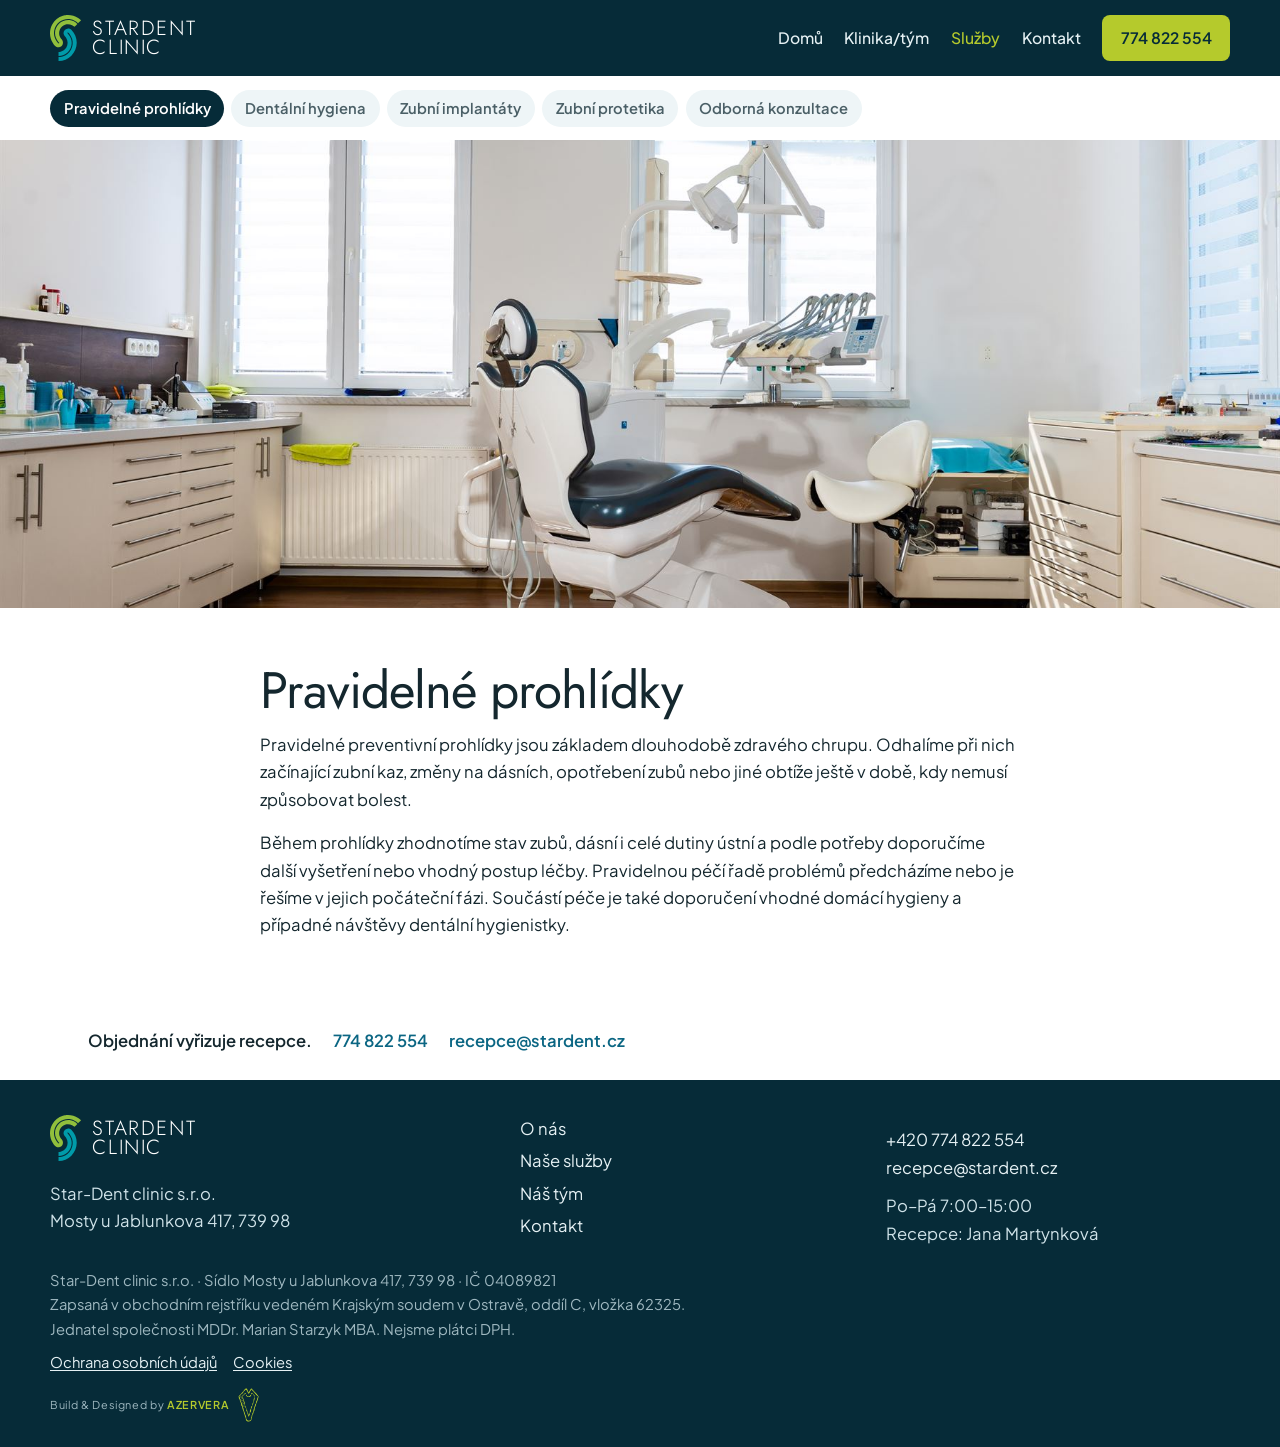
<file: pravidelne-prohlidky.html>
<!DOCTYPE html>
<html lang="cs">
<head>
  <meta charset="utf-8">
  <meta name="viewport" content="width=device-width, initial-scale=1">
  <title>Pravidelné prohlídky | Star-Dent clinic</title>
  <meta name="description" content="Pravidelné preventivní prohlídky ve Star-Dent clinic odhalí kaz, změny na dásních a opotřebení zubů dříve, než začnou bolet.">
  <link rel="icon" href="img/favicon.png" type="image/png">
  <link rel="preconnect" href="https://fonts.googleapis.com">
  <link rel="preconnect" href="https://fonts.gstatic.com" crossorigin>
  <link href="https://fonts.googleapis.com/css2?family=Jost:ital,wght@0,300;0,400;0,500;0,600;1,400&family=Plus+Jakarta+Sans:wght@400;500;600;700&display=swap" rel="stylesheet">
  <link rel="stylesheet" href="css/site.css">
</head>
<body>
  <a class="skip" href="#obsah">Přejít k obsahu</a>
  <header class="site-header">
    <div class="header-bar">
      <a class="brand" href="/">
        <img class="logo-mark" src="img/logo.svg" alt="">
        <span class="logo-type">STARDENT<small>CLINIC</small></span>
      </a>
      <button class="nav-toggle" type="button" aria-expanded="false" aria-controls="menu">Menu</button>
      <nav id="menu" class="site-nav">
        <a href="/">Domů</a>
        <a href="/o-nas">Klinika/tým</a>
        <a href="/sluzby" aria-current="page">Služby</a>
        <a href="/kontakt">Kontakt</a>
      <a class="nav-cta" href="tel:+420774822554">774 822 554</a>
      </nav>
    </div>
  </header>
  <div class="wrap"><nav class="chapters" aria-label="Naše služby">
        <a href="/pravidelne-prohlidky" aria-current="page">Pravidelné prohlídky</a>
        <a href="/dentalni-hygiena">Dentální hygiena</a>
        <a href="/zubni-implantaty">Zubní implantáty</a>
        <a href="/zubni-protetika">Zubní protetika</a>
        <a href="/odborna-konzultace">Odborná konzultace</a>
      </nav></div>
  <main id="obsah">

    <figure class="bleed-photo">
      <img src="img/ordinace-drevo.jpg" alt="Ordinace Star-Dent clinic">
    </figure>
    <article class="reading">
      <div class="wrap-s prose">
        <h1>Pravidelné prohlídky</h1>
        <p>Pravidelné preventivní prohlídky jsou základem dlouhodobě zdravého chrupu. Odhalíme při nich začínající zubní kaz, změny na dásních, opotřebení zubů nebo jiné obtíže ještě v době, kdy nemusí způsobovat bolest.</p>
        <p>Během prohlídky zhodnotíme stav zubů, dásní i celé dutiny ústní a podle potřeby doporučíme další vyšetření nebo vhodný postup léčby. Pravidelnou péčí řadě problémů předcházíme nebo je řešíme v jejich počáteční fázi. Součástí péče je také doporučení vhodné domácí hygieny a případné návštěvy dentální hygienistky.</p>
      </div>
    </article>

    <div class="wrap">
      <aside class="book">
        <span>Objednání vyřizuje recepce.</span>
        <a href="tel:+420774822554">774 822 554</a>
        <a href="mailto:recepce@stardent.cz">recepce@stardent.cz</a>
      </aside>
    </div>
  </main>
  <footer class="site-footer">
    <div class="wrap footer-grid">
      <div>
        <span class="brand"><img class="logo-mark" src="img/logo.svg" alt="">
        <span class="logo-type">STARDENT<small>CLINIC</small></span></span>
        <p>Star-Dent clinic s.r.o.<br>Mosty u Jablunkova 417, 739 98</p>
      </div>
      <nav aria-label="Patička">
        <a href="/o-nas">O nás</a>
        <a href="/sluzby">Naše služby</a>
        <a href="/o-nas#tym">Náš tým</a>
        <a href="/kontakt">Kontakt</a>
      </nav>
      <div>
        <p><a href="tel:+420774822554">+420 774 822 554</a><br><a href="mailto:recepce@stardent.cz">recepce@stardent.cz</a></p>
        <p>Po–Pá 7:00–15:00<br>Recepce: Jana Martynková</p>
      </div>
    </div>
    <div class="wrap fine">
      <p>Star-Dent clinic s.r.o. · Sídlo Mosty u Jablunkova 417, 739 98 · IČ 04089821<br>
      Zapsaná v obchodním rejstříku vedeném Krajským soudem v Ostravě, oddíl C, vložka 62325.<br>
      Jednatel společnosti MDDr. Marian Starzyk MBA. Nejsme plátci DPH.</p>
      <p class="fine-links"><a href="/ochrana-osobnich-udaju">Ochrana osobních údajů</a><a href="/cookies">Cookies</a></p>
    </div>
    <div class="wrap credit">
      <p>Build &amp; Designed by <strong>AZERVERA</strong></p>
      <img src="img/azervera.png" alt="">
    </div>
  </footer>
  <script src="js/site.js"></script>
  <script src="js/creatool-boot.js"></script>
</body>
</html>
</file>
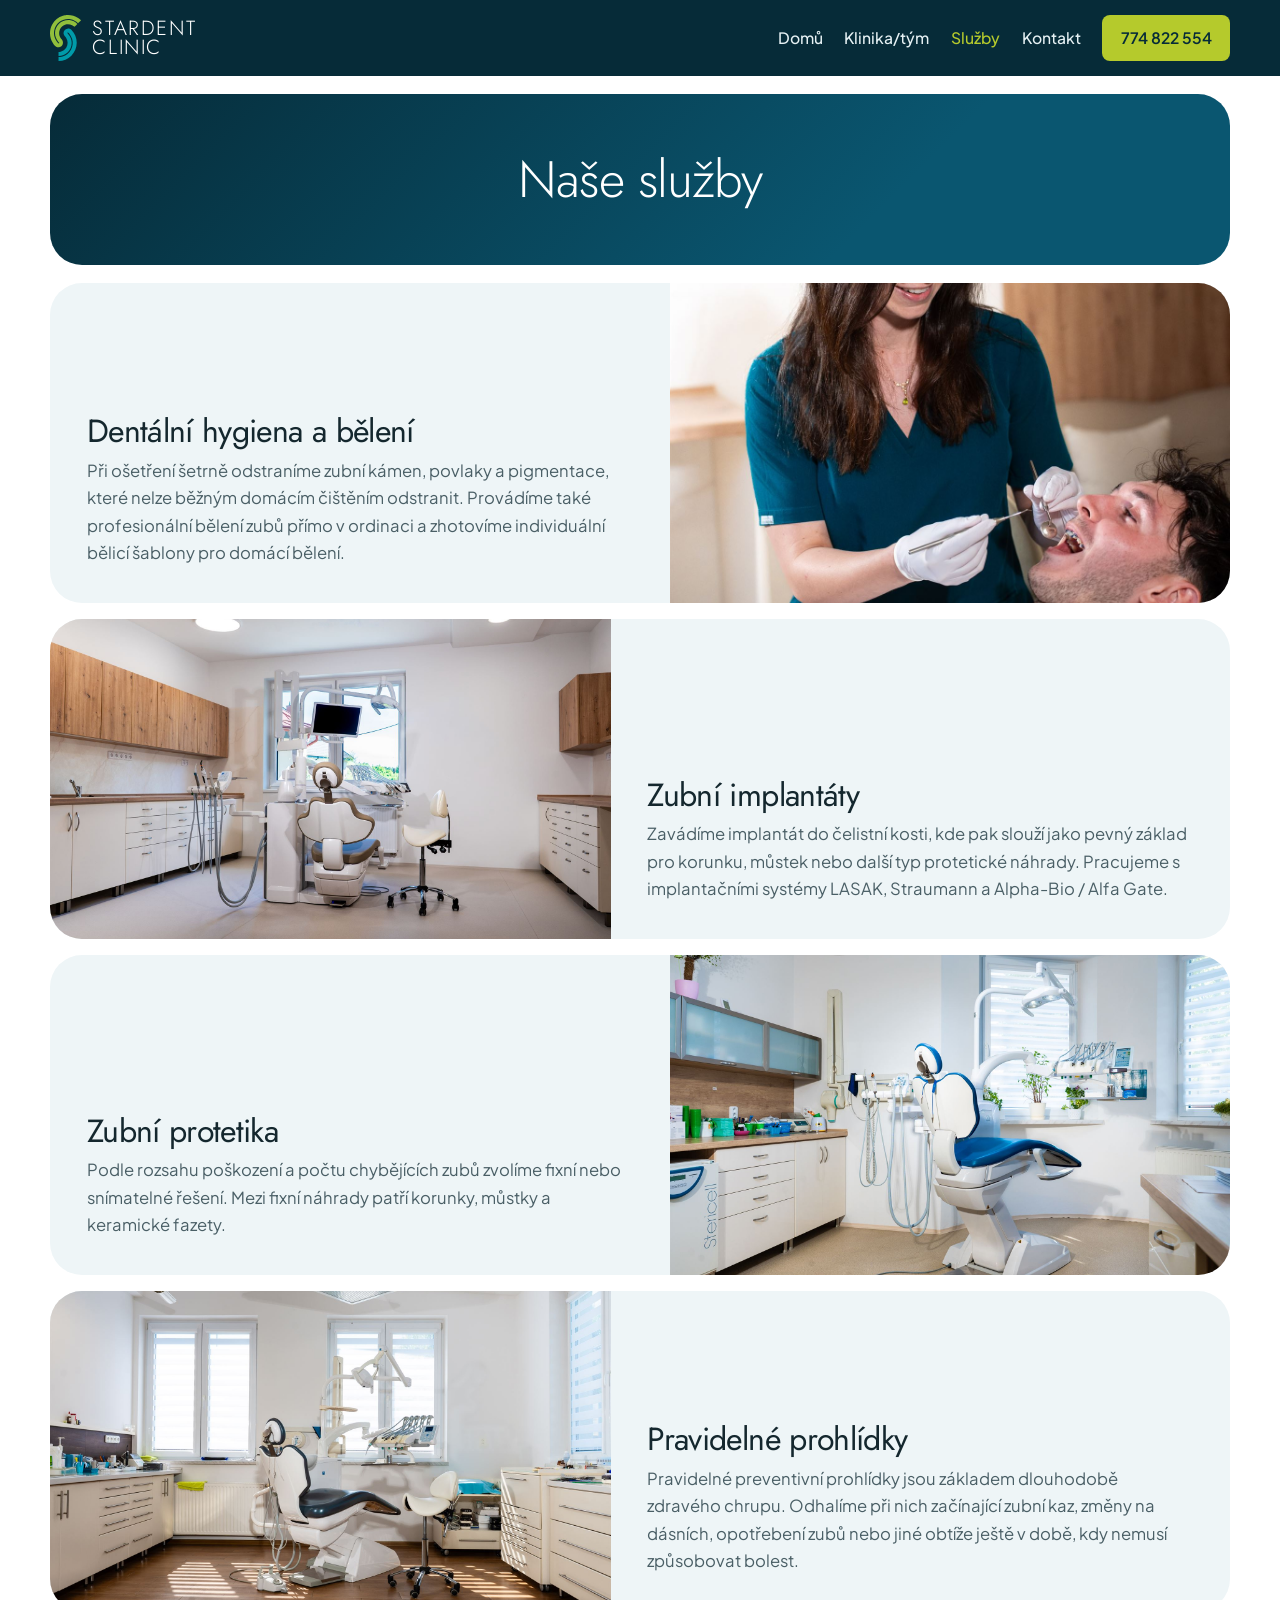
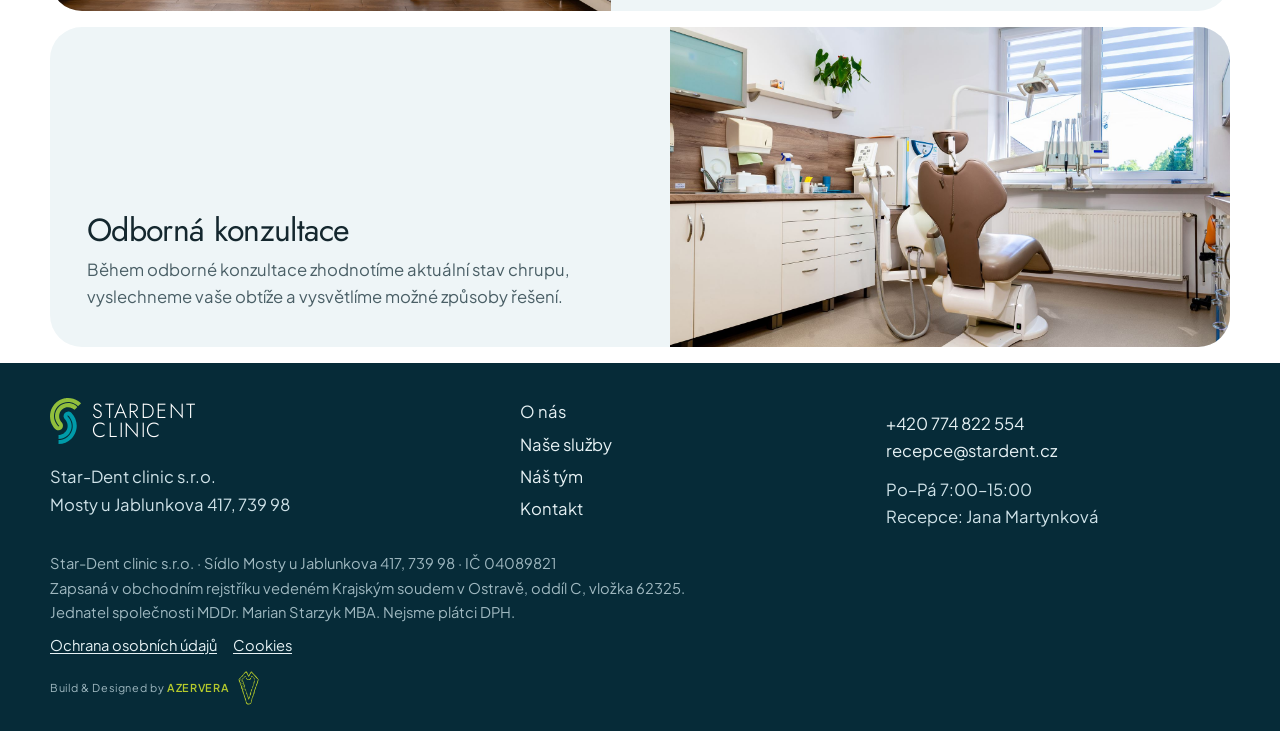
<file: sluzby.html>
<!DOCTYPE html>
<html lang="cs">
<head>
  <meta charset="utf-8">
  <meta name="viewport" content="width=device-width, initial-scale=1">
  <title>Naše služby | Star-Dent clinic</title>
  <meta name="description" content="Dentální hygiena a bělení, zubní implantáty, zubní protetika, pravidelné prohlídky a odborná konzultace ve Star-Dent clinic.">
  <link rel="icon" href="img/favicon.png" type="image/png">
  <link rel="preconnect" href="https://fonts.googleapis.com">
  <link rel="preconnect" href="https://fonts.gstatic.com" crossorigin>
  <link href="https://fonts.googleapis.com/css2?family=Jost:ital,wght@0,300;0,400;0,500;0,600;1,400&family=Plus+Jakarta+Sans:wght@400;500;600;700&display=swap" rel="stylesheet">
  <link rel="stylesheet" href="css/site.css">
</head>
<body>
  <a class="skip" href="#obsah">Přejít k obsahu</a>
  <header class="site-header">
    <div class="header-bar">
      <a class="brand" href="/">
        <img class="logo-mark" src="img/logo.svg" alt="">
        <span class="logo-type">STARDENT<small>CLINIC</small></span>
      </a>
      <button class="nav-toggle" type="button" aria-expanded="false" aria-controls="menu">Menu</button>
      <nav id="menu" class="site-nav">
        <a href="/">Domů</a>
        <a href="/o-nas">Klinika/tým</a>
        <a href="/sluzby" aria-current="page">Služby</a>
        <a href="/kontakt">Kontakt</a>
      <a class="nav-cta" href="tel:+420774822554">774 822 554</a>
      </nav>
    </div>
  </header>
  
  <main id="obsah">

    <section class="page-intro wrap">
      <h1>Naše služby</h1>
    </section>
    <div class="catalog">
      <a class="row" href="/dentalni-hygiena">
        <div class="row-copy">
          <h2>Dentální hygiena a bělení</h2>
          <p>Při ošetření šetrně odstraníme zubní kámen, povlaky a pigmentace, které nelze běžným domácím čištěním odstranit. Provádíme také profesionální bělení zubů přímo v ordinaci a zhotovíme individuální bělicí šablony pro domácí bělení.</p>
        </div>
        <div class="row-photo"><img src="img/osetreni.jpg" alt="Ošetření pacienta v ordinaci"></div>
      </a>
      <a class="row" href="/zubni-implantaty">
        <div class="row-copy">
          <h2>Zubní implantáty</h2>
          <p>Zavádíme implantát do čelistní kosti, kde pak slouží jako pevný základ pro korunku, můstek nebo další typ protetické náhrady. Pracujeme s implantačními systémy LASAK, Straumann a Alpha-Bio / Alfa Gate.</p>
        </div>
        <div class="row-photo"><img src="img/ordinace-bila.jpg" alt="Ordinace s křeslem a oknem"></div>
      </a>
      <a class="row" href="/zubni-protetika">
        <div class="row-copy">
          <h2>Zubní protetika</h2>
          <p>Podle rozsahu poškození a počtu chybějících zubů zvolíme fixní nebo snímatelné řešení. Mezi fixní náhrady patří korunky, můstky a keramické fazety.</p>
        </div>
        <div class="row-photo"><img src="img/ordinace-modra.jpg" alt="Ordinace s modrým křeslem"></div>
      </a>
      <a class="row" href="/pravidelne-prohlidky">
        <div class="row-copy">
          <h2>Pravidelné prohlídky</h2>
          <p>Pravidelné preventivní prohlídky jsou základem dlouhodobě zdravého chrupu. Odhalíme při nich začínající zubní kaz, změny na dásních, opotřebení zubů nebo jiné obtíže ještě v době, kdy nemusí způsobovat bolest.</p>
        </div>
        <div class="row-photo"><img src="img/ordinace-drevo.jpg" alt="Ordinace s denním světlem"></div>
      </a>
      <a class="row" href="/odborna-konzultace">
        <div class="row-copy">
          <h2>Odborná konzultace</h2>
          <p>Během odborné konzultace zhodnotíme aktuální stav chrupu, vyslechneme vaše obtíže a vysvětlíme možné způsoby řešení.</p>
        </div>
        <div class="row-photo"><img src="img/ordinace-hneda.jpg" alt="Ordinace s hnědým křeslem"></div>
      </a>
    </div>

  </main>
  <footer class="site-footer">
    <div class="wrap footer-grid">
      <div>
        <span class="brand"><img class="logo-mark" src="img/logo.svg" alt="">
        <span class="logo-type">STARDENT<small>CLINIC</small></span></span>
        <p>Star-Dent clinic s.r.o.<br>Mosty u Jablunkova 417, 739 98</p>
      </div>
      <nav aria-label="Patička">
        <a href="/o-nas">O nás</a>
        <a href="/sluzby">Naše služby</a>
        <a href="/o-nas#tym">Náš tým</a>
        <a href="/kontakt">Kontakt</a>
      </nav>
      <div>
        <p><a href="tel:+420774822554">+420 774 822 554</a><br><a href="mailto:recepce@stardent.cz">recepce@stardent.cz</a></p>
        <p>Po–Pá 7:00–15:00<br>Recepce: Jana Martynková</p>
      </div>
    </div>
    <div class="wrap fine">
      <p>Star-Dent clinic s.r.o. · Sídlo Mosty u Jablunkova 417, 739 98 · IČ 04089821<br>
      Zapsaná v obchodním rejstříku vedeném Krajským soudem v Ostravě, oddíl C, vložka 62325.<br>
      Jednatel společnosti MDDr. Marian Starzyk MBA. Nejsme plátci DPH.</p>
      <p class="fine-links"><a href="/ochrana-osobnich-udaju">Ochrana osobních údajů</a><a href="/cookies">Cookies</a></p>
    </div>
    <div class="wrap credit">
      <p>Build &amp; Designed by <strong>AZERVERA</strong></p>
      <img src="img/azervera.png" alt="">
    </div>
  </footer>
  <script src="js/site.js"></script>
  <script src="js/creatool-boot.js"></script>
</body>
</html>
</file>
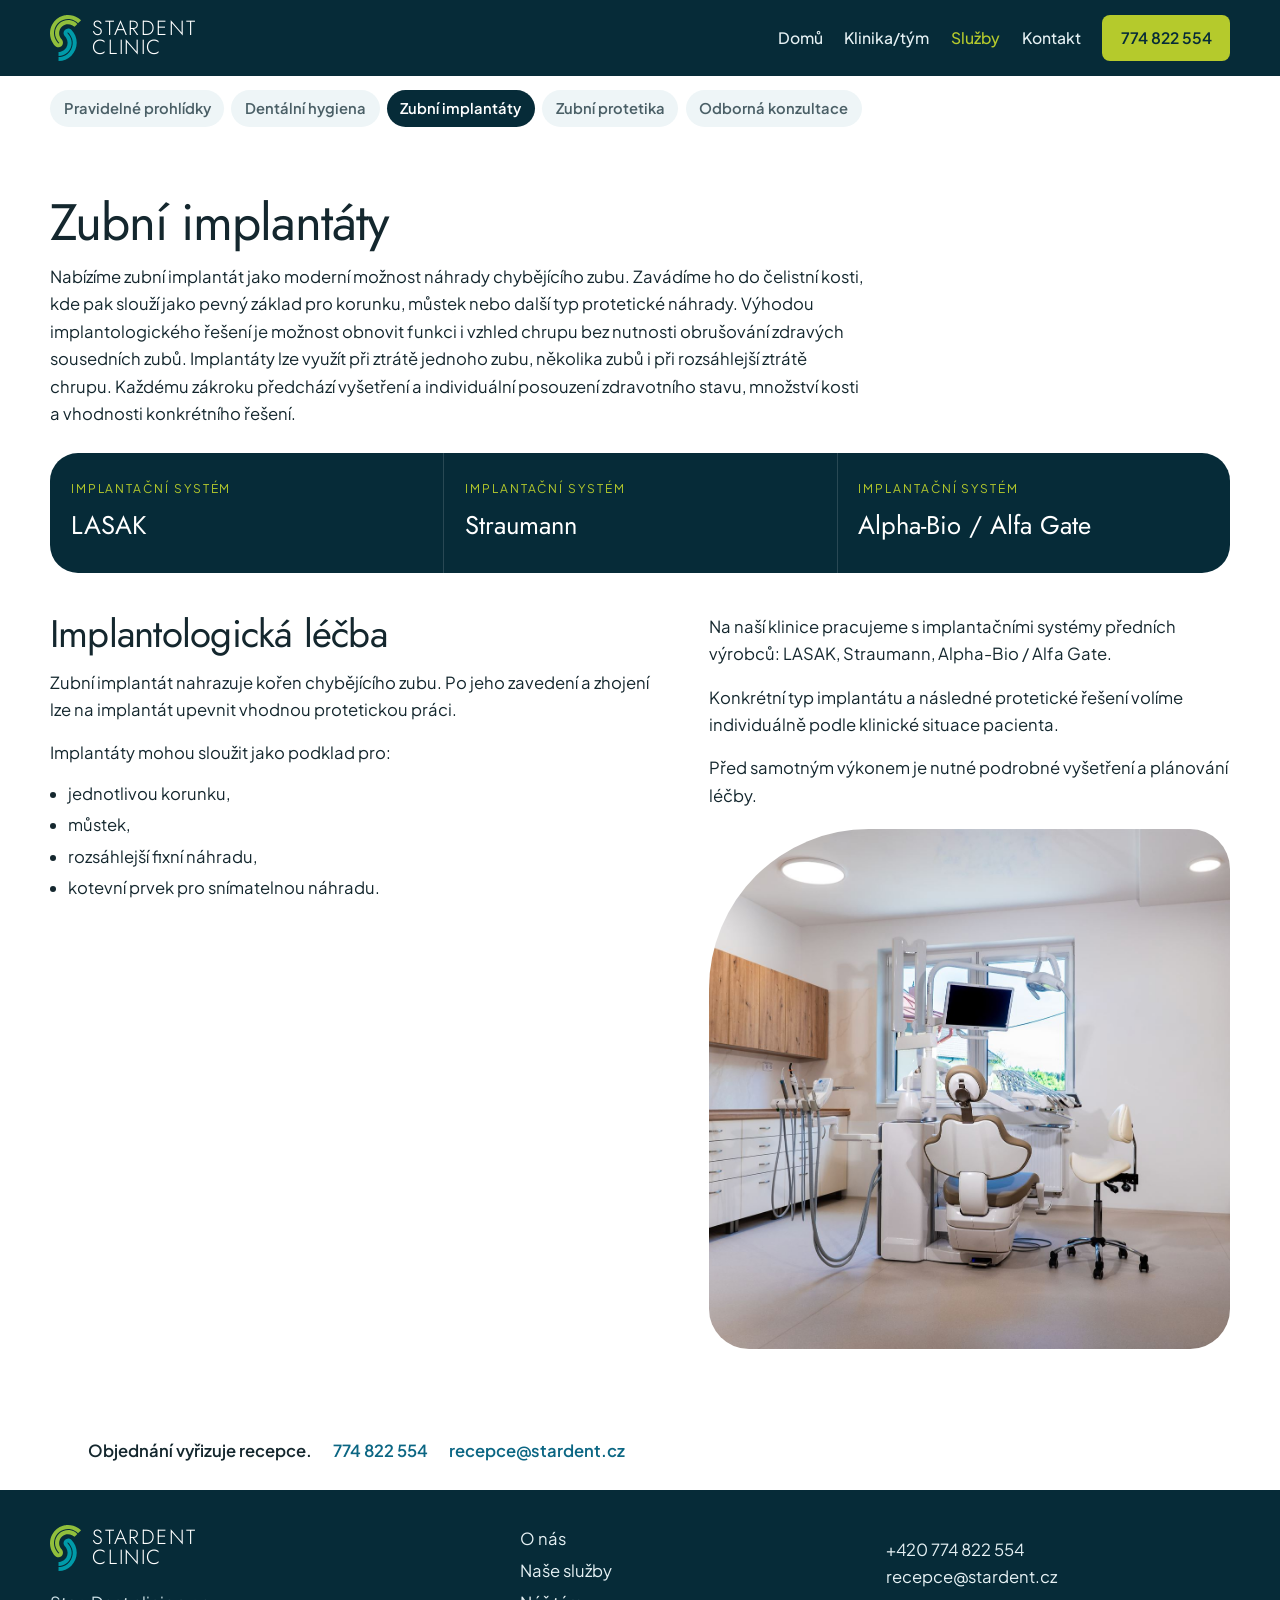
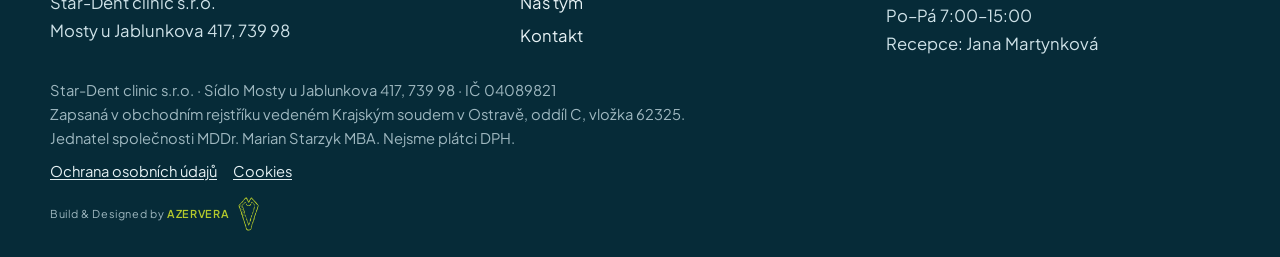
<file: zubni-implantaty.html>
<!DOCTYPE html>
<html lang="cs">
<head>
  <meta charset="utf-8">
  <meta name="viewport" content="width=device-width, initial-scale=1">
  <title>Zubní implantáty | Star-Dent clinic</title>
  <meta name="description" content="Zubní implantáty ve Star-Dent clinic. Systémy LASAK, Straumann a Alpha-Bio / Alfa Gate.">
  <link rel="icon" href="img/favicon.png" type="image/png">
  <link rel="preconnect" href="https://fonts.googleapis.com">
  <link rel="preconnect" href="https://fonts.gstatic.com" crossorigin>
  <link href="https://fonts.googleapis.com/css2?family=Jost:ital,wght@0,300;0,400;0,500;0,600;1,400&family=Plus+Jakarta+Sans:wght@400;500;600;700&display=swap" rel="stylesheet">
  <link rel="stylesheet" href="css/site.css">
</head>
<body>
  <a class="skip" href="#obsah">Přejít k obsahu</a>
  <header class="site-header">
    <div class="header-bar">
      <a class="brand" href="/">
        <img class="logo-mark" src="img/logo.svg" alt="">
        <span class="logo-type">STARDENT<small>CLINIC</small></span>
      </a>
      <button class="nav-toggle" type="button" aria-expanded="false" aria-controls="menu">Menu</button>
      <nav id="menu" class="site-nav">
        <a href="/">Domů</a>
        <a href="/o-nas">Klinika/tým</a>
        <a href="/sluzby" aria-current="page">Služby</a>
        <a href="/kontakt">Kontakt</a>
      <a class="nav-cta" href="tel:+420774822554">774 822 554</a>
      </nav>
    </div>
  </header>
  <div class="wrap"><nav class="chapters" aria-label="Naše služby">
        <a href="/pravidelne-prohlidky">Pravidelné prohlídky</a>
        <a href="/dentalni-hygiena">Dentální hygiena</a>
        <a href="/zubni-implantaty" aria-current="page">Zubní implantáty</a>
        <a href="/zubni-protetika">Zubní protetika</a>
        <a href="/odborna-konzultace">Odborná konzultace</a>
      </nav></div>
  <main id="obsah">

    <article class="reading">
      <div class="wrap prose">
        <h1>Zubní implantáty</h1>
        <p style="max-width:68ch">Nabízíme zubní implantát jako moderní možnost náhrady chybějícího zubu. Zavádíme ho do čelistní kosti, kde pak slouží jako pevný základ pro korunku, můstek nebo další typ protetické náhrady. Výhodou implantologického řešení je možnost obnovit funkci i vzhled chrupu bez nutnosti obrušování zdravých sousedních zubů. Implantáty lze využít při ztrátě jednoho zubu, několika zubů i při rozsáhlejší ztrátě chrupu. Každému zákroku předchází vyšetření a individuální posouzení zdravotního stavu, množství kosti a vhodnosti konkrétního řešení.</p>
        <ul class="systems">
          <li><span>Implantační systém</span><strong>LASAK</strong></li>
          <li><span>Implantační systém</span><strong>Straumann</strong></li>
          <li><span>Implantační systém</span><strong>Alpha-Bio / Alfa Gate</strong></li>
        </ul>
        <div class="split" style="margin-top:2.5rem; align-items:start">
          <div>
            <h2>Implantologická léčba</h2>
            <p>Zubní implantát nahrazuje kořen chybějícího zubu. Po jeho zavedení a zhojení lze na implantát upevnit vhodnou protetickou práci.</p>
            <p>Implantáty mohou sloužit jako podklad pro:</p>
            <ul class="plain-list">
              <li>jednotlivou korunku,</li>
              <li>můstek,</li>
              <li>rozsáhlejší fixní náhradu,</li>
              <li>kotevní prvek pro snímatelnou náhradu.</li>
            </ul>
          </div>
          <div>
            <p>Na naší klinice pracujeme s implantačními systémy předních výrobců: LASAK, Straumann, Alpha-Bio / Alfa Gate.</p>
            <p>Konkrétní typ implantátu a následné protetické řešení volíme individuálně podle klinické situace pacienta.</p>
            <p>Před samotným výkonem je nutné podrobné vyšetření a plánování léčby.</p>
            <img src="img/ordinace-bila.jpg" alt="Ordinace kliniky" style="margin-top:1.2rem">
          </div>
        </div>
      </div>
    </article>

    <div class="wrap">
      <aside class="book">
        <span>Objednání vyřizuje recepce.</span>
        <a href="tel:+420774822554">774 822 554</a>
        <a href="mailto:recepce@stardent.cz">recepce@stardent.cz</a>
      </aside>
    </div>
  </main>
  <footer class="site-footer">
    <div class="wrap footer-grid">
      <div>
        <span class="brand"><img class="logo-mark" src="img/logo.svg" alt="">
        <span class="logo-type">STARDENT<small>CLINIC</small></span></span>
        <p>Star-Dent clinic s.r.o.<br>Mosty u Jablunkova 417, 739 98</p>
      </div>
      <nav aria-label="Patička">
        <a href="/o-nas">O nás</a>
        <a href="/sluzby">Naše služby</a>
        <a href="/o-nas#tym">Náš tým</a>
        <a href="/kontakt">Kontakt</a>
      </nav>
      <div>
        <p><a href="tel:+420774822554">+420 774 822 554</a><br><a href="mailto:recepce@stardent.cz">recepce@stardent.cz</a></p>
        <p>Po–Pá 7:00–15:00<br>Recepce: Jana Martynková</p>
      </div>
    </div>
    <div class="wrap fine">
      <p>Star-Dent clinic s.r.o. · Sídlo Mosty u Jablunkova 417, 739 98 · IČ 04089821<br>
      Zapsaná v obchodním rejstříku vedeném Krajským soudem v Ostravě, oddíl C, vložka 62325.<br>
      Jednatel společnosti MDDr. Marian Starzyk MBA. Nejsme plátci DPH.</p>
      <p class="fine-links"><a href="/ochrana-osobnich-udaju">Ochrana osobních údajů</a><a href="/cookies">Cookies</a></p>
    </div>
    <div class="wrap credit">
      <p>Build &amp; Designed by <strong>AZERVERA</strong></p>
      <img src="img/azervera.png" alt="">
    </div>
  </footer>
  <script src="js/site.js"></script>
  <script src="js/creatool-boot.js"></script>
</body>
</html>
</file>
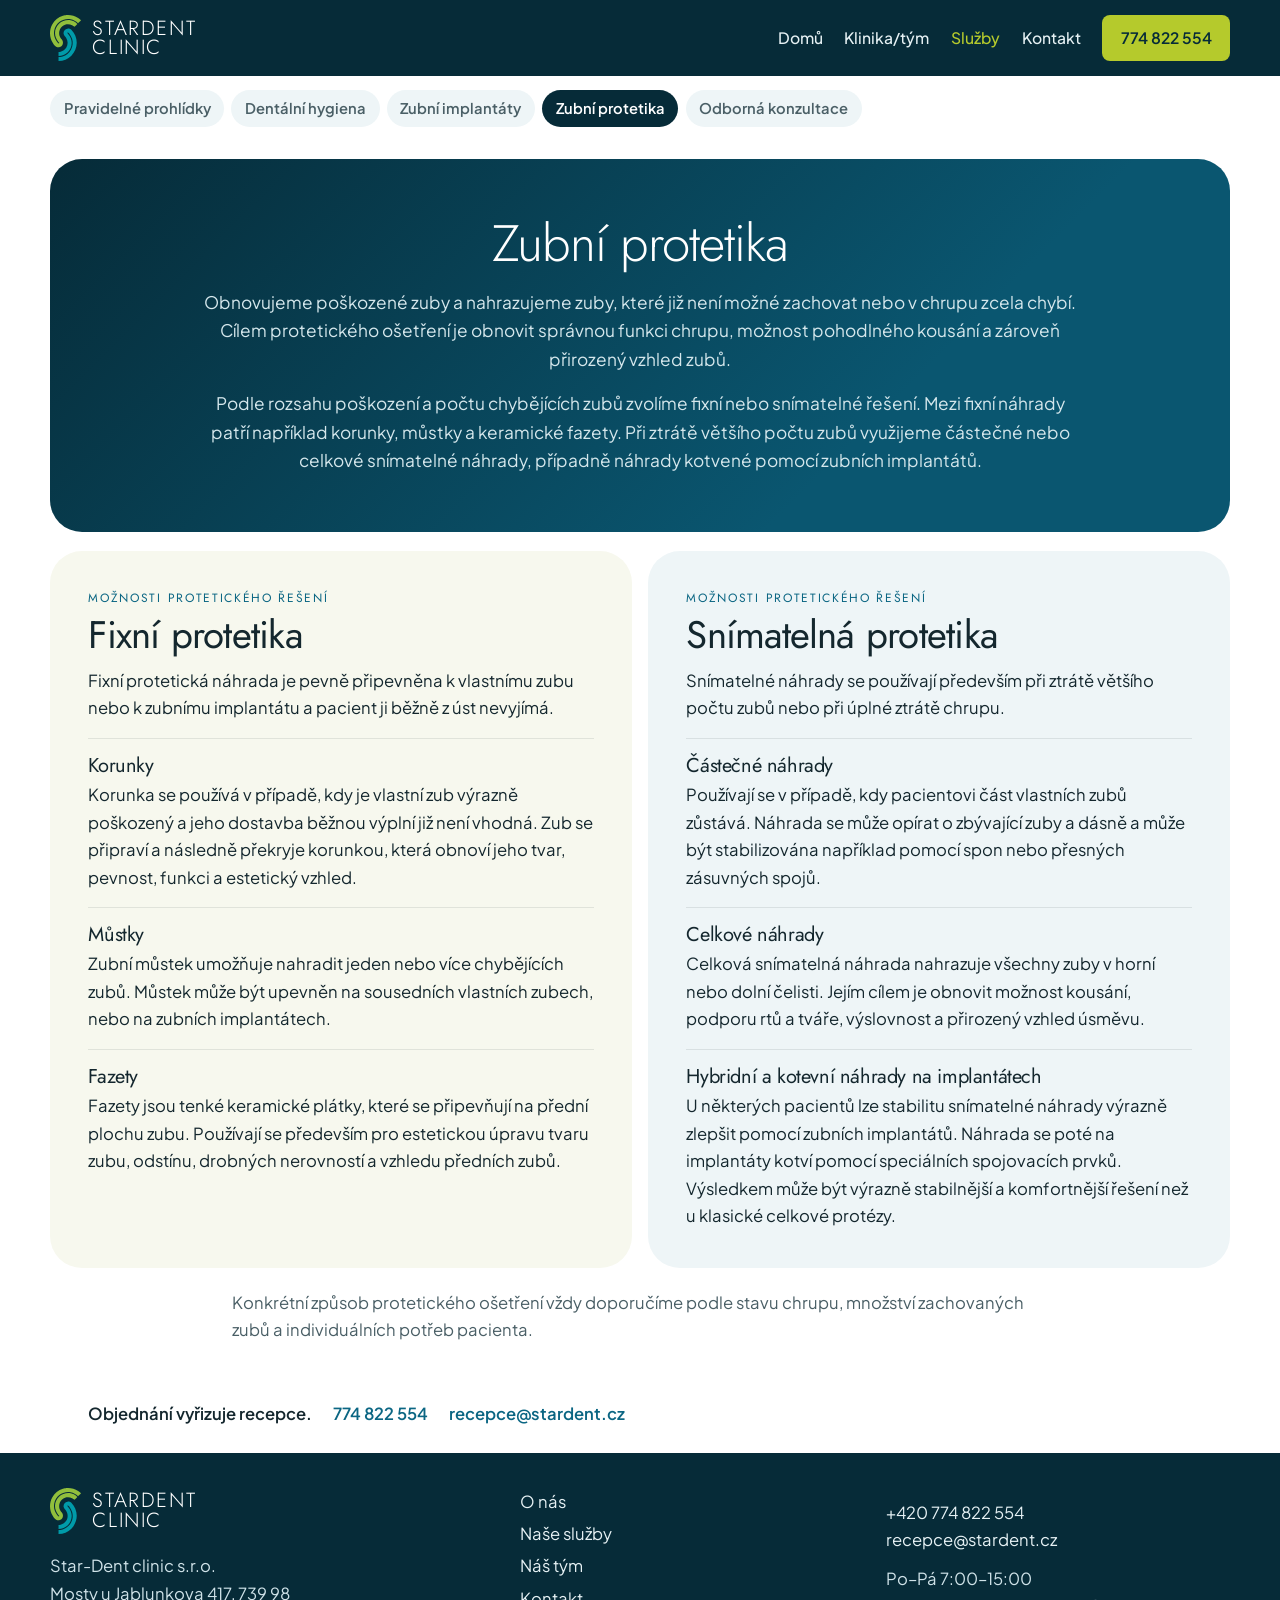
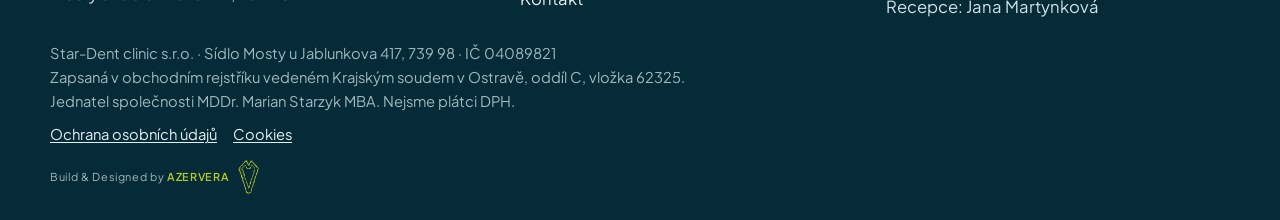
<file: zubni-protetika.html>
<!DOCTYPE html>
<html lang="cs">
<head>
  <meta charset="utf-8">
  <meta name="viewport" content="width=device-width, initial-scale=1">
  <title>Zubní protetika | Star-Dent clinic</title>
  <meta name="description" content="Fixní a snímatelná zubní protetika ve Star-Dent clinic: korunky, můstky, fazety, částečné a celkové náhrady i náhrady na implantátech.">
  <link rel="icon" href="img/favicon.png" type="image/png">
  <link rel="preconnect" href="https://fonts.googleapis.com">
  <link rel="preconnect" href="https://fonts.gstatic.com" crossorigin>
  <link href="https://fonts.googleapis.com/css2?family=Jost:ital,wght@0,300;0,400;0,500;0,600;1,400&family=Plus+Jakarta+Sans:wght@400;500;600;700&display=swap" rel="stylesheet">
  <link rel="stylesheet" href="css/site.css">
</head>
<body>
  <a class="skip" href="#obsah">Přejít k obsahu</a>
  <header class="site-header">
    <div class="header-bar">
      <a class="brand" href="/">
        <img class="logo-mark" src="img/logo.svg" alt="">
        <span class="logo-type">STARDENT<small>CLINIC</small></span>
      </a>
      <button class="nav-toggle" type="button" aria-expanded="false" aria-controls="menu">Menu</button>
      <nav id="menu" class="site-nav">
        <a href="/">Domů</a>
        <a href="/o-nas">Klinika/tým</a>
        <a href="/sluzby" aria-current="page">Služby</a>
        <a href="/kontakt">Kontakt</a>
      <a class="nav-cta" href="tel:+420774822554">774 822 554</a>
      </nav>
    </div>
  </header>
  <div class="wrap"><nav class="chapters" aria-label="Naše služby">
        <a href="/pravidelne-prohlidky">Pravidelné prohlídky</a>
        <a href="/dentalni-hygiena">Dentální hygiena</a>
        <a href="/zubni-implantaty">Zubní implantáty</a>
        <a href="/zubni-protetika" aria-current="page">Zubní protetika</a>
        <a href="/odborna-konzultace">Odborná konzultace</a>
      </nav></div>
  <main id="obsah">

    <section class="page-intro wrap">
      <h1>Zubní protetika</h1>
      <p class="dek">Obnovujeme poškozené zuby a nahrazujeme zuby, které již není možné zachovat nebo v chrupu zcela chybí. Cílem protetického ošetření je obnovit správnou funkci chrupu, možnost pohodlného kousání a zároveň přirozený vzhled zubů.</p>
      <p class="dek">Podle rozsahu poškození a počtu chybějících zubů zvolíme fixní nebo snímatelné řešení. Mezi fixní náhrady patří například korunky, můstky a keramické fazety. Při ztrátě většího počtu zubů využijeme částečné nebo celkové snímatelné náhrady, případně náhrady kotvené pomocí zubních implantátů.</p>
    </section>
    <div class="booklet">
      <article>
        <p class="eyebrow">Možnosti protetického řešení</p>
        <h2>Fixní protetika</h2>
        <p>Fixní protetická náhrada je pevně připevněna k vlastnímu zubu nebo k zubnímu implantátu a pacient ji běžně z úst nevyjímá.</p>
        <ol>
          <li>
            <h3>Korunky</h3>
            <p>Korunka se používá v případě, kdy je vlastní zub výrazně poškozený a jeho dostavba běžnou výplní již není vhodná. Zub se připraví a následně překryje korunkou, která obnoví jeho tvar, pevnost, funkci a estetický vzhled.</p>
          </li>
          <li>
            <h3>Můstky</h3>
            <p>Zubní můstek umožňuje nahradit jeden nebo více chybějících zubů. Můstek může být upevněn na sousedních vlastních zubech, nebo na zubních implantátech.</p>
          </li>
          <li>
            <h3>Fazety</h3>
            <p>Fazety jsou tenké keramické plátky, které se připevňují na přední plochu zubu. Používají se především pro estetickou úpravu tvaru zubu, odstínu, drobných nerovností a vzhledu předních zubů.</p>
          </li>
        </ol>
      </article>
      <article>
        <p class="eyebrow">Možnosti protetického řešení</p>
        <h2>Snímatelná protetika</h2>
        <p>Snímatelné náhrady se používají především při ztrátě většího počtu zubů nebo při úplné ztrátě chrupu.</p>
        <ol>
          <li>
            <h3>Částečné náhrady</h3>
            <p>Používají se v případě, kdy pacientovi část vlastních zubů zůstává. Náhrada se může opírat o zbývající zuby a dásně a může být stabilizována například pomocí spon nebo přesných zásuvných spojů.</p>
          </li>
          <li>
            <h3>Celkové náhrady</h3>
            <p>Celková snímatelná náhrada nahrazuje všechny zuby v horní nebo dolní čelisti. Jejím cílem je obnovit možnost kousání, podporu rtů a tváře, výslovnost a přirozený vzhled úsměvu.</p>
          </li>
          <li>
            <h3>Hybridní a kotevní náhrady na implantátech</h3>
            <p>U některých pacientů lze stabilitu snímatelné náhrady výrazně zlepšit pomocí zubních implantátů. Náhrada se poté na implantáty kotví pomocí speciálních spojovacích prvků. Výsledkem může být výrazně stabilnější a komfortnější řešení než u klasické celkové protézy.</p>
          </li>
        </ol>
      </article>
    </div>
    <p class="wrap closer">Konkrétní způsob protetického ošetření vždy doporučíme podle stavu chrupu, množství zachovaných zubů a individuálních potřeb pacienta.</p>

    <div class="wrap">
      <aside class="book">
        <span>Objednání vyřizuje recepce.</span>
        <a href="tel:+420774822554">774 822 554</a>
        <a href="mailto:recepce@stardent.cz">recepce@stardent.cz</a>
      </aside>
    </div>
  </main>
  <footer class="site-footer">
    <div class="wrap footer-grid">
      <div>
        <span class="brand"><img class="logo-mark" src="img/logo.svg" alt="">
        <span class="logo-type">STARDENT<small>CLINIC</small></span></span>
        <p>Star-Dent clinic s.r.o.<br>Mosty u Jablunkova 417, 739 98</p>
      </div>
      <nav aria-label="Patička">
        <a href="/o-nas">O nás</a>
        <a href="/sluzby">Naše služby</a>
        <a href="/o-nas#tym">Náš tým</a>
        <a href="/kontakt">Kontakt</a>
      </nav>
      <div>
        <p><a href="tel:+420774822554">+420 774 822 554</a><br><a href="mailto:recepce@stardent.cz">recepce@stardent.cz</a></p>
        <p>Po–Pá 7:00–15:00<br>Recepce: Jana Martynková</p>
      </div>
    </div>
    <div class="wrap fine">
      <p>Star-Dent clinic s.r.o. · Sídlo Mosty u Jablunkova 417, 739 98 · IČ 04089821<br>
      Zapsaná v obchodním rejstříku vedeném Krajským soudem v Ostravě, oddíl C, vložka 62325.<br>
      Jednatel společnosti MDDr. Marian Starzyk MBA. Nejsme plátci DPH.</p>
      <p class="fine-links"><a href="/ochrana-osobnich-udaju">Ochrana osobních údajů</a><a href="/cookies">Cookies</a></p>
    </div>
    <div class="wrap credit">
      <p>Build &amp; Designed by <strong>AZERVERA</strong></p>
      <img src="img/azervera.png" alt="">
    </div>
  </footer>
  <script src="js/site.js"></script>
  <script src="js/creatool-boot.js"></script>
</body>
</html>
</file>
<file: css/site.css>
:root {
  --ink: #14272E;
  --muted: #4A5F66;
  --paper: #EEF5F7;
  --sheet: #fff;
  --line: #DDEBEF;
  --lime: #B5CA2C;
  --lime-ink: #062B38;
  --teal: #0B6683;
  --cyan: #22A7C4;
  --deep: #062B38;
  --deep-2: #08394A;
  --header: 76px;
  --pad: clamp(1.15rem, 3vw, 2.4rem);
  --sans: "Plus Jakarta Sans", "Segoe UI", sans-serif;
  --display: "Jost", "Segoe UI", sans-serif;
}

*, *::before, *::after { box-sizing: border-box; }
html { scroll-behavior: smooth; }
body {
  margin: 0;
  color: var(--ink);
  background: #fff;
  font-family: var(--sans);
  font-size: 1.04rem;
  line-height: 1.65;
  overflow-x: clip;
}
img, video { display: block; max-width: 100%; }
a { color: var(--teal); }
h1, h2, h3, h4 {
  font-family: var(--display);
  font-weight: 400;
  letter-spacing: -0.02em;
  line-height: 1.08;
  margin: 0;
}
p { margin: 0; }
ul, ol { margin: 0; padding: 0; }
button, input, textarea { font: inherit; color: inherit; }

.skip {
  position: absolute;
  left: 1rem;
  top: -4rem;
  background: #fff;
  color: var(--deep);
  padding: 0.6rem 0.9rem;
  z-index: 100;
}
.skip:focus { top: 1rem; }

.wrap {
  width: min(1180px, calc(100% - var(--pad) * 2));
  margin-inline: auto;
}
.split > *, .week-grid > *, .trio > *, .consult > *, .contact-grid > *,
.footer-grid > *, .stage-a > *, .stage-b > *, .booklet > *, .svc-row {
  min-width: 0;
}
.wrap-s { width: min(760px, calc(100% - var(--pad) * 2)); margin-inline: auto; }

.site-header {
  position: sticky;
  top: 0;
  z-index: 40;
  background: var(--deep);
}
.header-bar {
  width: min(1180px, calc(100% - var(--pad) * 2));
  margin-inline: auto;
  min-height: var(--header);
  display: flex;
  align-items: center;
  gap: 1.25rem;
}
.brand {
  display: inline-flex;
  align-items: center;
  gap: 0.7rem;
  margin-right: auto;
  text-decoration: none;
  color: #fff;
}
.logo-mark { width: auto; height: 46px; flex: none; }
.logo-type {
  font-family: var(--display);
  font-weight: 300;
  letter-spacing: 0.08em;
  font-size: 1.28rem;
  line-height: 0.95;
  display: flex;
  flex-direction: column;
  color: #fff;
}
.logo-type small { font-size: 1.28rem; letter-spacing: 0.08em; }
.nav-toggle {
  display: none;
  border: 1px solid rgba(255,255,255,.35);
  background: transparent;
  color: #fff;
  padding: 0.45rem 0.75rem;
  font-family: var(--display);
  letter-spacing: 0.08em;
  text-transform: uppercase;
  font-size: 0.78rem;
}
.site-nav { display: flex; align-items: center; gap: 1.35rem; }
.site-nav a {
  font-family: var(--sans);
  font-size: 0.98rem;
  font-weight: 500;
  text-decoration: none;
  color: #E6F1F4;
}
.site-nav a:hover,
.site-nav a[aria-current="page"] { color: var(--lime); }
.nav-cta {
  padding: 0.6rem 1.15rem !important;
  border-radius: 8px;
  background: var(--lime);
  color: var(--deep) !important;
  font-weight: 600 !important;
}
.nav-cta:hover { background: #C6DA3E; color: var(--deep) !important; }

.kicker {
  position: relative;
  display: inline-block;
  max-width: 100%;
  height: 3px;
  margin-bottom: 0.85rem;
  padding-left: calc(28px + 0.7rem);
  overflow: hidden;
  white-space: nowrap;
  font-family: var(--display);
  font-size: 0.82rem;
  font-weight: 500;
  line-height: 3px;
  letter-spacing: 0.16em;
  text-transform: uppercase;
  color: transparent;
}
.kicker::before {
  content: "";
  position: absolute;
  left: 0;
  top: 0;
  width: 100%;
  height: 3px;
  border-radius: 999px;
  background: linear-gradient(90deg, var(--lime) 50%, var(--cyan) 50%);
}
.home-hero {
  position: relative;
  overflow: hidden;
  display: grid;
  grid-template-columns: 1.05fr 0.95fr;
  gap: clamp(1.5rem, 4vw, 3.5rem);
  align-items: stretch;
  min-height: auto;
  padding: clamp(2.6rem, 6vw, 5.2rem) max(var(--pad), calc((100vw - 1180px) / 2)) clamp(3rem, 6vw, 5rem);
  background: #062B38;
  color: #fff;
}
.hero-bg {
  position: absolute;
  inset: 0;
  width: 100%;
  height: 100%;
  object-fit: cover;
  z-index: 0;
  pointer-events: none;
}
@media (min-width: 981px) {
  .hero-bg {
    top: -36%;
    bottom: auto;
    height: 172%;
  }
}
.home-hero::before {
  content: "";
  position: absolute;
  z-index: 2;
  width: min(460px, 42vw);
  height: min(680px, 62vw);
  left: -70px;
  bottom: -160px;
  opacity: 0.34;
  pointer-events: none;
  background: url("../img/logo.svg") center / contain no-repeat;
  transform-origin: center;
  animation: logo-float 64s ease-in-out infinite;
}
.home-hero::after {
  content: "";
  position: absolute;
  inset: 0;
  z-index: 1;
  pointer-events: none;
  background: linear-gradient(135deg, rgba(6,43,56,.82) 0%, rgba(10,86,112,.68) 48%, rgba(19,128,154,.5) 100%);
}
@keyframes logo-float {
  0% { transform: translate3d(0, 0, 0) rotate(-3deg); }
  20% { transform: translate3d(22px, -14px, 0) rotate(1deg); }
  40% { transform: translate3d(36px, 6px, 0) rotate(-2deg); }
  60% { transform: translate3d(14px, 18px, 0) rotate(2deg); }
  80% { transform: translate3d(-10px, 6px, 0) rotate(-1deg); }
  100% { transform: translate3d(0, 0, 0) rotate(-3deg); }
}
@keyframes nav-pop {
  0% { opacity: 0; transform: translateY(22px) scale(0.9); }
  62% { opacity: 1; transform: translateY(-6px) scale(1.04); }
  100% { opacity: 1; transform: translateY(0) scale(1); }
}
@keyframes nav-out {
  0% { opacity: 1; transform: translateY(0) scale(1); }
  100% { opacity: 0; transform: translateY(-22px) scale(0.98); }
}
@keyframes nav-logo-out {
  0% { opacity: 0.32; }
  100% { opacity: 0; }
}
@keyframes nav-mark {
  0% { opacity: 0; transform: translateY(22px) scale(0.88); }
  62% { opacity: 0.42; transform: translateY(-6px) scale(1.05); }
  100% { opacity: 0.32; transform: translateY(0) scale(1); }
}
.home-hero-copy, .home-hero-photo { position: relative; z-index: 2; min-width: 0; }
.home-hero-copy {
  display: grid;
  grid-template-rows: 1fr auto 1fr;
  align-items: start;
  padding-right: 0.4rem;
}
.home-hero h1 { grid-row: 2; align-self: center; max-width: 36rem; margin: 0; }
.hero-slogan { display: block; width: 100%; height: auto; }
.hero-actions {
  grid-row: 3;
  align-self: start;
  justify-self: start;
  width: 100%;
  max-width: 36rem;
  display: flex;
  flex-wrap: wrap;
  gap: 0.8rem;
  align-items: center;
  justify-content: center;
  margin-top: 1.6rem;
}
.hours-band { background: #fff; padding: 1.35rem 0; }
.hours-band .week { margin: 0 auto; }
.btn {
  display: inline-flex;
  align-items: center;
  text-decoration: none;
  font-family: var(--sans);
  font-weight: 600;
  background: var(--lime);
  color: var(--deep);
  padding: 0.95rem 1.35rem;
  border-radius: 8px;
}
.btn:hover { background: #C6DA3E; }
.home-hero .linkish {
  color: #fff;
  border: 1.5px solid rgba(255,255,255,.45);
  border-radius: 8px;
  padding: 0.85rem 1.2rem;
  text-decoration: none;
  font-weight: 600;
}
.home-hero .linkish:hover { border-color: #fff; }
.linkish {
  font-weight: 600;
  text-decoration: none;
  color: var(--teal);
}
.home-hero-photo { margin: 0; }
.home-hero-photo img {
  width: 100%;
  height: min(560px, 70vh);
  object-fit: cover;
  object-position: center 22%;
  border-radius: 40px 40px 40px 160px;
  box-shadow: 0 30px 60px rgba(0,0,0,.28);
}
.clinic-photo { position: relative; margin: 0; }
.clinic-photo img + img {
  position: absolute;
  inset: 0;
  width: 100%;
  height: 100%;
  animation: hero-fade 14s ease-in-out infinite;
}
@keyframes hero-fade {
  0%, 38% { opacity: 0; }
  50%, 88% { opacity: 1; }
  100% { opacity: 0; }
}
.week-band { background: #fff; padding: clamp(2.4rem, 5vw, 4.2rem) 0; }
.week-grid {
  display: grid;
  justify-items: center;
  text-align: center;
  gap: 1rem;
}
.where { color: var(--muted); }
.where a { color: var(--ink); font-weight: 600; text-decoration: none; }
.week {
  list-style: none;
  display: grid;
  grid-template-columns: repeat(5, 1fr);
  gap: 0.45rem;
  width: min(640px, 100%);
  margin: 0.85rem auto 0;
}
.week li {
  background: var(--paper);
  border-radius: 14px;
  padding: 0.55rem 0.2rem 0.45rem;
  text-align: center;
  border-bottom: 3px solid var(--cyan);
  display: flex;
  flex-direction: column;
  align-items: center;
  gap: 0.2rem;
}
.week li.is-today { background: var(--teal); border-color: var(--lime); }
.week .day {
  font-family: var(--display);
  font-size: clamp(0.85rem, 2.4vw, 1.05rem);
  font-weight: 500;
  color: var(--teal);
}
.week .time { font-family: var(--display); font-size: clamp(0.62rem, 2.1vw, 0.78rem); white-space: nowrap; color: var(--teal); }
.week li.is-today .day { color: var(--lime); }
.week li.is-today .time { color: #fff; }

.band { padding: clamp(2.5rem, 6vw, 5rem) 0; }
.band-paper { background: var(--paper); }
.split {
  display: grid;
  grid-template-columns: 1.05fr 0.9fr;
  gap: clamp(1.5rem, 4vw, 3.5rem);
  align-items: center;
}
.split img, .about-photo img, .stage-a img, .stage-b img, .side-photo img {
  width: 100%;
  border-radius: 160px 40px 40px 40px;
  object-fit: cover;
}
.split img { height: min(520px, 70vw); }
@media (min-width: 981px) {
  .clinic-photo img { border-radius: 40px 160px 40px 40px; }
}
.prose p + p, .dek + .dek { margin-top: 1rem; }
.prose h2, .section-label h2 { font-size: clamp(2rem, 3vw, 3rem); margin-bottom: 0.9rem; }
.facts {
  display: grid;
  grid-template-columns: 1fr 1fr;
  gap: 0.8rem;
  margin-top: 1.4rem;
  background: transparent;
  border: 0;
}
.facts-more { margin: 1.15rem 0 0; text-align: center; }
.facts div {
  display: block;
  background: #fff;
  border-radius: 8px;
  padding: 0.95rem 1.1rem;
  text-align: center;
}
.facts strong { display: block; font-family: var(--display); font-weight: 500; font-size: 1.15rem; margin-bottom: 0; text-align: center; }
.facts span { color: var(--muted); }

.section-label {
  display: flex;
  justify-content: space-between;
  align-items: baseline;
  flex-wrap: wrap;
  gap: 1rem;
  margin-bottom: 1.2rem;
}
.svc-list {
  display: grid;
  grid-template-columns: 1fr 1fr;
  gap: 1.1rem;
  border: 0;
}
.svc-row {
  display: flex;
  flex-direction: column;
  align-items: flex-start;
  gap: 0.55rem;
  padding: 1.5rem 1.4rem 1.6rem;
  border: 1.5px solid var(--line);
  border-radius: 28px;
  text-decoration: none;
  color: inherit;
  background: #A2DCE7;
  border-color: #8ed0dc;
}
.svc-row .num {
  font-family: var(--display);
  color: var(--cyan);
  letter-spacing: 0.12em;
  font-weight: 600;
}
.svc-row h3 { font-size: 1.55rem; }
.svc-row p { color: var(--muted); }
.svc-row:hover { background: var(--deep-2); border-color: var(--deep-2); color: #fff; box-shadow: none; }
.svc-row:hover p { color: #CFE2E8; }
.svc-row:hover .num { color: var(--lime); }
@media (min-width: 981px) {
  .svc-row:last-child:nth-child(5) {
    grid-column: 1 / -1;
    width: calc((100% - 1.1rem) / 2);
    justify-self: center;
  }
}

.news-row {
  display: grid;
  grid-template-columns: 140px 1fr 240px;
  gap: 1.4rem;
  align-items: center;
  background: var(--paper);
  border-radius: 28px;
  padding: 1.2rem;
}
.news-row time { font-weight: 600; color: var(--teal); letter-spacing: 0.04em; }
.news-row h3 { font-size: 1.7rem; margin-bottom: 0.4rem; }
.news-row h3 a { color: inherit; text-decoration: none; }
.news-row h3 a:hover { color: var(--teal); }
.news-row img { width: 100%; height: 130px; object-fit: cover; border-radius: 18px; }

.walk {
  width: min(1180px, calc(100% - var(--pad) * 2));
  margin: 0 auto;
}
.walk video {
  width: 100%;
  aspect-ratio: 16 / 9;
  height: auto;
  object-fit: cover;
  border-radius: 160px 40px 40px 40px;
  background: var(--deep);
  pointer-events: none;
}

.page-intro {
  background: linear-gradient(135deg, #062B38 0%, #0A5670 70%);
  color: #fff;
  margin-top: 1.15rem;
  margin-bottom: 1.15rem;
  padding: clamp(2.2rem, 4.5vw, 3.6rem) clamp(1.5rem, 4vw, 2.8rem);
  border-radius: 32px;
  text-align: center;
}
.page-intro .kicker { color: transparent; }
.page-intro h1 {
  font-size: clamp(2.5rem, 4vw, 4.2rem);
  font-weight: 300;
  color: #fff;
  max-width: 18ch;
  margin-inline: auto;
}
.page-intro .dek { margin: 1rem auto 0; max-width: 68ch; color: #D5E7EC; font-size: 1.08rem; }

.chapters {
  display: flex;
  flex-wrap: wrap;
  gap: 0.45rem;
  padding: 0.85rem 0;
}
.chapters a {
  text-decoration: none;
  color: var(--muted);
  background: var(--paper);
  border-radius: 999px;
  padding: 0.4rem 0.85rem;
  font-size: 0.92rem;
  font-weight: 600;
}
.chapters a[aria-current="page"] { background: var(--deep); color: #fff; }

.about-hero {
  position: relative;
  -webkit-mask-image: linear-gradient(#000 0, #000 80%, transparent 100%);
  mask-image: linear-gradient(#000 0, #000 80%, transparent 100%);
}
.about-hero img {
  width: 100%;
  aspect-ratio: 1800 / 882;
  height: auto;
  object-fit: cover;
  object-position: center center;
  object-view-box: inset(21.5% 0% 2% 0%);
}
.about-hero .about-bw { filter: grayscale(1) contrast(1.04); }
.about-hero .about-color {
  position: absolute;
  inset: 0;
  width: 100%;
  height: 100%;
  aspect-ratio: auto;
  -webkit-mask-image: radial-gradient(circle at 50% 46%, #000 42%, transparent 62%);
  mask-image: radial-gradient(circle at 50% 46%, #000 42%, transparent 62%);
  -webkit-mask-repeat: no-repeat;
  mask-repeat: no-repeat;
  -webkit-mask-position: center;
  mask-position: center;
  -webkit-mask-size: 0% 0%;
  mask-size: 0% 0%;
  animation: ink 8s cubic-bezier(.16, .7, .2, 1) .2s forwards;
}
@keyframes ink {
  to {
    -webkit-mask-size: 280% 280%;
    mask-size: 280% 280%;
  }
}
.about-sheet {
  width: min(760px, calc(100% - var(--pad) * 2));
  margin: -6.5rem auto 0;
  position: relative;
  background: #fff;
  padding: clamp(1.5rem, 4vw, 2.6rem);
  border-radius: 32px;
  box-shadow: 0 24px 50px rgba(6,43,56,.12);
}
.about-sheet h1 { font-size: clamp(2.2rem, 4vw, 3.4rem); font-weight: 400; margin-bottom: 0.8rem; }
.about-sheet p + p { margin-top: 1rem; }
.trio {
  display: grid;
  grid-template-columns: 0.9fr 1.1fr;
  gap: 1.4rem;
  padding: clamp(2.2rem, 5vw, 4rem) 0;
  align-items: center;
}
.trio img { width: 100%; height: 100%; min-height: 320px; object-fit: cover; border-radius: 40px 40px 140px 40px; }
.trio-notes { display: grid; gap: 0.8rem; }
.trio-notes div { background: var(--paper); border-radius: 22px; padding: 1rem 1.1rem; }
.trio-notes h2 { font-size: 1.2rem; margin-bottom: 0.25rem; }
.trio-notes p { color: var(--muted); }

.bleed-photo { margin: 0; }
.bleed-photo img { width: 100%; height: min(52vh, 560px); object-fit: cover; }
.reading { padding: clamp(2rem, 5vw, 3.4rem) 0 clamp(2.5rem, 6vw, 4.5rem); }
.reading h1 { font-size: clamp(2.4rem, 4vw, 3.8rem); font-weight: 400; margin-bottom: 0.8rem; }
.service-stage { display: grid; align-items: stretch; }
.stage-a { grid-template-columns: 1.1fr 0.9fr; background: var(--paper); }
.stage-b { grid-template-columns: 0.85fr 1.15fr; }
.stage-a .copy, .stage-b .copy { padding: clamp(1.6rem, 4vw, 3.2rem); display: flex; flex-direction: column; justify-content: center; }
.stage-a img, .stage-b img { height: 100%; min-height: 420px; border-radius: 0; }

.two-notes { display: grid; grid-template-columns: 1fr 1fr; gap: 1rem; margin: 1.5rem auto 0; }
.two-notes article { border-radius: 28px; padding: 1.4rem 1.3rem 1.5rem; }
.two-notes article:first-child { background: #F4F8E0; }
.two-notes article:last-child { background: var(--paper); }
.two-notes h2 { font-size: 1.35rem; margin-bottom: 0.45rem; }

.systems {
  list-style: none;
  display: grid;
  grid-template-columns: repeat(3, 1fr);
  background: var(--deep);
  color: #fff;
  border-radius: 28px;
  overflow: hidden;
  margin: 1.6rem 0 0;
}
.systems li { padding: 1.6rem 1.3rem; }
.systems li + li { border-left: 1px solid rgba(255,255,255,.14); }
.systems span {
  display: block;
  font-size: 0.75rem;
  letter-spacing: 0.16em;
  text-transform: uppercase;
  color: var(--lime);
  margin-bottom: 0.4rem;
}
.systems strong { font-family: var(--display); font-weight: 400; font-size: clamp(1.5rem, 2vw, 2.2rem); }
.plain-list { margin: 0.8rem 0 0 1.1rem; }
.plain-list li + li { margin-top: 0.25rem; }

.booklet {
  display: grid;
  grid-template-columns: 1fr 1fr;
  gap: 1rem;
  width: min(1180px, calc(100% - var(--pad) * 2));
  margin: 0 auto;
}
.booklet article { border-radius: 32px; padding: clamp(1.4rem, 3vw, 2.4rem); }
.booklet article:first-child { background: #F7F8EE; }
.booklet article:last-child { background: var(--paper); }
.booklet h2 { font-size: clamp(1.8rem, 3vw, 2.6rem); margin: 0.35rem 0 0.7rem; }
.booklet .eyebrow {
  font-family: var(--display);
  letter-spacing: 0.14em;
  text-transform: uppercase;
  font-size: 0.75rem;
  color: var(--teal);
}
.booklet ol { list-style: none; }
.booklet li { padding-top: 1rem; margin-top: 1rem; border-top: 1px solid rgba(20,39,46,.1); }
.booklet h3 { font-size: 1.25rem; margin-bottom: 0.3rem; }
.closer { padding: 1.3rem 0 2.5rem; color: var(--muted); max-width: 68ch; }

.consult {
  display: grid;
  grid-template-columns: 1fr 1fr;
  gap: clamp(1.4rem, 4vw, 3rem);
  padding: clamp(2rem, 5vw, 3.5rem) 0;
}
.consult h1 { font-size: clamp(2.4rem, 4vw, 3.6rem); font-weight: 400; }
.consult .when { list-style: none; margin-top: 0.8rem; }
.consult .when li {
  font-family: var(--display);
  font-size: 1.25rem;
  padding: 0.7rem 0;
  border-top: 1px solid var(--line);
}
.consult h2 { margin-bottom: 0.4rem; }

.team-photo { margin: 0; background: var(--deep); }
.team-photo img { width: 100%; max-height: 78vh; object-fit: cover; object-position: center 20%; }
.team-photo figcaption {
  font-family: var(--display);
  letter-spacing: 0.14em;
  text-transform: uppercase;
  font-size: 0.78rem;
  color: #d7e4e7;
  padding: 0.7rem var(--pad) 0.9rem;
}
.roster-band { background: var(--deep-2); color: #fff; padding: 1.6rem 0 2rem; }
.roster-band .group-label { color: var(--lime); }
.group-label {
  font-family: var(--display);
  font-size: 0.78rem;
  letter-spacing: 0.14em;
  text-transform: uppercase;
  color: var(--teal);
  margin: 0 0 0.4rem;
}
.person {
  display: grid;
  grid-template-columns: minmax(14rem, 24rem) 1fr;
  gap: 0.35rem 2rem;
  padding: 1.05rem 0;
  border-top: 1px solid rgba(255,255,255,.16);
}
.person h3 { font-size: 1.45rem; font-weight: 400; }
.person .role { color: var(--lime); font-size: 0.92rem; margin-top: 0.15rem; }
.person p { color: #D5E7EC; }
.doctors { display: grid; margin-top: 1.5rem; }
.doc {
  display: grid;
  grid-template-columns: auto minmax(0, 1fr);
  gap: clamp(1.1rem, 3vw, 2.6rem);
  align-items: center;
  padding: 1.25rem 0;
}
.doc + .doc { border-top: 1px solid var(--line); }
.doc:nth-child(even) { grid-template-columns: minmax(0, 1fr) auto; }
.doc:nth-child(even) .doc-photo { order: 2; }
.doc:nth-child(even) .doc-copy { text-align: right; }
.doc h3 { font-size: clamp(1.45rem, 2.2vw, 1.9rem); }
.doc .role { color: var(--teal); font-weight: 600; margin: 0.25rem 0 0.45rem; }
.doc-copy p:last-child { color: var(--muted); max-width: 42rem; }
.doc:nth-child(even) .doc-copy p:last-child { margin-left: auto; }
.doc-photo {
  width: clamp(112px, 16vw, 164px);
  aspect-ratio: 1;
  border-radius: 50%;
  overflow: hidden;
  background: #d7eef5;
}
.doc-photo img { width: 100%; height: 100%; object-fit: cover; display: block; }
#tym, #fotogalerie { scroll-margin-top: calc(var(--header) + 0.8rem); }
#tym h2 { font-size: clamp(2rem, 3vw, 3rem); text-align: center; }
.staff-label { margin-top: 2.4rem; text-align: center; }
.groups {
  display: grid;
  grid-template-columns: repeat(auto-fit, minmax(min(220px, 100%), 1fr));
  gap: 1.4rem;
  padding: 1.5rem 0 0.4rem;
  text-align: center;
  justify-items: center;
}
.groups h2 { font-size: clamp(1.15rem, 1.6vw, 1.4rem); margin-bottom: 0.6rem; }
@media (min-width: 981px) {
  .groups h2 { min-height: 2.7em; }
}
.groups ul { list-style: none; width: min(100%, 280px); }
.groups li { padding: 0.4rem 0; border-top: 1px solid var(--line); text-align: center; }
.staff { padding-top: 1.4rem; }

.catalog a.row {
  display: grid;
  grid-template-columns: 1.05fr 0.95fr;
  min-height: 320px;
  text-decoration: none;
  color: inherit;
  background: var(--paper);
  width: min(1180px, calc(100% - var(--pad) * 2));
  margin: 0 auto 1rem;
  border-radius: 32px;
  overflow: hidden;
}
.catalog a.row:nth-child(even) { grid-template-columns: 0.95fr 1.05fr; }
.catalog a.row:nth-child(even) .row-copy { order: 2; }
.catalog a.row:nth-child(even) .row-photo { order: 1; }
.row-copy { padding: clamp(1.3rem, 3vw, 2.3rem); display: flex; flex-direction: column; justify-content: flex-end; }
.row-copy .num { font-family: var(--display); color: var(--cyan); letter-spacing: 0.12em; font-weight: 600; }
.row-copy h2 { font-size: clamp(1.7rem, 2.5vw, 2.4rem); margin: 0.3rem 0 0.5rem; }
.row-copy p { color: var(--muted); max-width: 48ch; }
.row-photo { position: relative; min-height: 320px; overflow: hidden; }
.row-photo img { position: absolute; inset: 0; width: 100%; height: 100%; object-fit: cover; }
.catalog .row-photo img[src$="osetreni.jpg"] { object-position: 78% 62%; }
.catalog a.row:hover h2 { color: var(--teal); }

.article-hero { padding: clamp(2.2rem, 5vw, 3.6rem) 0 0.4rem; }
.article-hero time { color: var(--teal); font-weight: 600; }
.article-hero h1 { font-size: clamp(2.3rem, 4vw, 3.8rem); font-weight: 400; max-width: 16ch; margin-top: 0.4rem; }
.article-figure { margin: 1.2rem auto 0; width: min(920px, calc(100% - var(--pad) * 2)); }
.article-figure img { width: 100%; border-radius: 28px; }
.advantages { list-style: none; margin-top: 1.2rem; }
.advantages li { padding: 0.75rem 0; border-top: 1px solid var(--line); }
.advantages strong { font-family: var(--display); font-weight: 500; }

.masonry { columns: 3 260px; column-gap: 0.8rem; padding-bottom: 3rem; }
.masonry a { display: block; margin: 0 0 0.8rem; break-inside: avoid; color: inherit; text-decoration: none; }
.masonry img { width: 100%; border-radius: 22px; }
.masonry figcaption { font-size: 0.85rem; color: var(--muted); padding: 0.35rem 0.15rem 0.15rem; }

.lb {
  position: fixed; inset: 0;
  background: rgba(6, 27, 38, .94);
  z-index: 70;
  display: none;
  place-items: center;
  padding: 3.5rem;
}
.lb.is-open { display: grid; }
.lb img { max-width: 100%; max-height: 80vh; border-radius: 18px; }
.lb p { color: #fff; text-align: center; margin-top: 0.6rem; }
.lb button {
  position: absolute;
  background: transparent;
  color: #fff;
  border: 0;
  font-family: var(--display);
  cursor: pointer;
  font-size: 1rem;
}
.lb-close { top: 1rem; right: 1rem; }
.lb-prev { left: 1rem; top: 50%; }
.lb-next { right: 1rem; top: 50%; }

.contact-grid {
  display: grid;
  grid-template-columns: 0.9fr 1.1fr;
  gap: 1.1rem;
  padding: 1.4rem 0 2rem;
}
.contact-grid > div:first-child {
  background: #fff;
  border-radius: 40px 40px 40px 160px;
  padding: clamp(1.3rem, 3vw, 2.2rem);
}
body:has(.contact-grid) { background: var(--paper); }
.phone-xl {
  font-family: var(--display);
  font-size: clamp(2rem, 4vw, 2.8rem);
  font-weight: 500;
  text-decoration: none;
  color: var(--teal);
  display: inline-block;
  margin: 0.2rem 0;
}
.contact-meta { margin-top: 0.6rem; }
.contact-meta p + p { margin-top: 0.3rem; }
.contact-meta a { text-decoration: none; font-weight: 600; }
.legal { margin-top: 1.1rem; color: var(--muted); }
.contact-grid .hours { display: block; padding-top: 1rem; }
.contact-grid .hours h2 { font-size: 1.4rem; margin-bottom: 0.4rem; }
.contact-grid .hours ol { list-style: none; }
.contact-grid .hours li {
  display: flex;
  justify-content: space-between;
  gap: 1rem;
  padding: 0.45rem 0;
  border-top: 1px solid var(--line);
}
.contact-grid .hours .day {
  font-family: var(--display);
  color: var(--teal);
  letter-spacing: 0.08em;
  text-transform: uppercase;
  font-size: 0.92rem;
}
.map { height: 100%; min-height: 460px; border-radius: 40px 40px 160px 40px; overflow: hidden; background: var(--line); }
.map iframe { width: 100%; height: 100%; min-height: 460px; border: 0; }

.contact-form { padding-bottom: 3.5rem; }
.contact-form h2 { text-align: center; font-size: 1.8rem; margin-bottom: 0.8rem; }
.form { display: grid; gap: 0.8rem; padding: 0; max-width: 720px; margin-inline: auto; }
.form label { display: grid; gap: 0.3rem; font-size: 0.92rem; font-weight: 600; }
.form input, .form textarea {
  border: 1.5px solid var(--line);
  background: #fff;
  border-radius: 16px;
  padding: 0.75rem 0.85rem;
  font-weight: 500;
}
.form textarea { min-height: 140px; resize: vertical; }
.form button {
  justify-self: start;
  border: 0;
  cursor: pointer;
  background: var(--lime);
  color: var(--deep);
  font-weight: 600;
  border-radius: 8px;
  padding: 0.85rem 1.3rem;
}
.form .note { color: var(--muted); font-weight: 500; }

.book {
  display: flex;
  flex-wrap: wrap;
  gap: 0.45rem 1.3rem;
  align-items: baseline;
  width: min(1180px, calc(100% - var(--pad) * 2));
  margin: 0 auto;
  padding: 1rem 0 1.6rem;
  font-weight: 600;
}
.book a { text-decoration: none; }

.site-footer { background: var(--deep); color: #CFE2E8; padding: 2.2rem 0 1.6rem; }
.footer-grid { display: grid; grid-template-columns: 1.3fr 1fr 1fr; gap: 1.4rem; }
.site-footer .brand { color: #fff; }
.site-footer p { margin-top: 0.7rem; }
.site-footer a { color: #E6F1F4; text-decoration: none; }
.site-footer a:hover { color: var(--lime); }
.site-footer nav { display: grid; align-content: start; gap: 0.3rem; }
.fine { margin-top: 1.3rem; color: #9FB8C0; font-size: 0.92rem; }
.fine p + p { margin-top: 0.55rem; }
.fine-links { display: flex; flex-wrap: wrap; gap: 0.35rem 1rem; }
.fine-links a { color: #E6F1F4; text-decoration: underline; text-underline-offset: 0.15em; }
.credit {
  display: flex;
  align-items: center;
  justify-content: flex-start;
  gap: 0.55rem;
  margin-top: 0.85rem;
}
.credit p {
  margin: 0;
  font-size: 0.68rem;
  letter-spacing: 0.06em;
  color: #9FB8C0;
}
.credit strong { font-weight: 600; color: var(--lime); }
.credit img { height: 34px; width: auto; display: block; }
.legal-doc { padding-bottom: 3.2rem; }
.legal-doc .meta { color: var(--muted); margin-bottom: 0.4rem; }
.legal-doc h2 { font-size: clamp(1.35rem, 2vw, 1.7rem); margin: 1.5rem 0 0.45rem; }
.legal-doc p + p, .legal-doc ul { margin-top: 0.7rem; }
.legal-doc ul { margin-left: 1.15rem; }
.legal-doc li + li { margin-top: 0.35rem; }
.creatool-switch {
  display: block;
  width: max-content;
  margin: 0.8rem 0 0 auto;
  border: 0;
  background: transparent;
  color: #9FB8C0;
  font-size: 0.69rem;
  letter-spacing: 0.14em;
  line-height: 1;
  padding: 10px 0 0 16px;
  cursor: pointer;
}
.creatool-switch:hover { color: #fff; }

@media (max-width: 980px) {
  .header-bar { position: relative; }
  .header-bar > .brand {
    position: absolute;
    left: 50%;
    top: 50%;
    transform: translate(-50%, -50%);
    margin-right: 0;
    z-index: 2;
  }
  .nav-toggle { display: inline-flex; margin-left: auto; position: relative; z-index: 2; }
  .site-nav {
    display: flex;
    position: fixed;
    left: 0;
    right: 0;
    top: var(--header);
    bottom: 0;
    z-index: 1;
    background: var(--deep);
    flex-direction: column;
    align-items: stretch;
    padding: 0.6rem var(--pad) 1.4rem;
    gap: 0;
    overflow: hidden;
    visibility: hidden;
    pointer-events: none;
    transform: translateY(-18px);
    transition: transform 0.42s ease, visibility 0s linear 0.42s;
  }
  .site-nav.is-open,
  .site-nav.is-closing { visibility: visible; }
  .site-nav.is-open {
    pointer-events: auto;
    transform: translateY(0);
    transition: transform 0.55s cubic-bezier(0.22, 1.45, 0.36, 1), visibility 0s;
  }
  .site-nav.is-closing {
    pointer-events: none;
    transform: translateY(-105%);
    transition: transform 0.72s cubic-bezier(0.4, 0, 0.2, 1) 0.06s, visibility 0s linear 0.78s;
  }
  .site-nav a {
    position: relative;
    z-index: 1;
    padding: 0.9rem 0;
    border-bottom: 1px solid rgba(255,255,255,.12);
    opacity: 0;
  }
  .site-nav.is-open a { animation: nav-pop 0.64s cubic-bezier(0.22, 1.4, 0.36, 1) forwards; }
  .site-nav.is-open a:nth-child(1) { animation-delay: 0.04s; }
  .site-nav.is-open a:nth-child(2) { animation-delay: 0.1s; }
  .site-nav.is-open a:nth-child(3) { animation-delay: 0.16s; }
  .site-nav.is-open a:nth-child(4) { animation-delay: 0.22s; }
  .site-nav.is-open a:nth-child(5) { animation-delay: 0.28s; }
  .site-nav.is-closing a { animation: nav-out 0.5s cubic-bezier(0.4, 0, 0.2, 1) both; }
  .site-nav.is-closing a:nth-child(1) { animation-delay: 0.18s; }
  .site-nav.is-closing a:nth-child(2) { animation-delay: 0.12s; }
  .site-nav.is-closing a:nth-child(3) { animation-delay: 0.08s; }
  .site-nav.is-closing a:nth-child(4) { animation-delay: 0.04s; }
  .site-nav.is-closing a:nth-child(5) { animation-delay: 0s; }
  .site-nav.is-open::after,
  .site-nav.is-closing::after {
    content: "";
    position: absolute;
    left: -22vw;
    bottom: -14vh;
    width: 148vw;
    height: calc(148vw * 601 / 406);
    margin: 0;
    background: url("../img/logo.svg") left bottom / 100% 100% no-repeat;
    pointer-events: none;
    transform-origin: left bottom;
    z-index: 0;
  }
  .site-nav.is-open::after {
    opacity: 0;
    animation: nav-mark 0.7s cubic-bezier(0.22, 1.5, 0.36, 1) 0.24s forwards, logo-float 64s ease-in-out 0.95s infinite;
  }
  .site-nav.is-closing::after { animation: nav-logo-out 0.55s ease forwards; }
  .nav-cta { margin-top: 0.8rem; text-align: center; border-bottom: 0 !important; }
  .home-hero, .split, .stage-a, .stage-b, .consult, .contact-grid, .booklet, .systems, .catalog a.row, .catalog a.row:nth-child(even), .news-row, .trio, .week-grid {
    grid-template-columns: 1fr;
  }
  .home-hero {
    display: flex;
    flex-direction: column;
    padding: 0.85rem var(--pad) 1.8rem;
    gap: 1.15rem;
  }
  .home-hero-photo { display: none; }
  .home-hero-copy {
    display: flex;
    flex-direction: column;
    align-items: center;
    grid-template-rows: none;
    padding: 0;
  }
  .home-hero h1 { width: min(15.5rem, 74%); max-width: none; }
  .hero-actions { justify-content: center; max-width: none; width: 100%; }
  .home-hero-photo img { height: 250px; border-radius: 150px 28px 28px 28px; }
  .home-hero-photo img + img { height: 100%; }
  .systems { grid-template-columns: 1fr; }
  .systems li + li { border-left: 0; border-top: 1px solid rgba(255,255,255,.14); }
  .contact-grid > div:first-child { border-radius: 28px 96px 28px 28px; }
  .map, .map iframe { min-height: 320px; }
  .map { border-radius: 28px 28px 96px 28px; }
  .doc,
  .doc:nth-child(even) {
    grid-template-columns: 1fr;
    justify-items: center;
  }
  .doc:nth-child(even) .doc-photo { order: 0; }
  .doc-copy,
  .doc:nth-child(even) .doc-copy { text-align: center; }
  .doc:nth-child(even) .doc-copy p:last-child { margin-inline: auto; }
  .catalog a.row:nth-child(even) .row-copy,
  .catalog a.row:nth-child(even) .row-photo { order: initial; }
  .svc-list, .two-notes, .footer-grid, .person { grid-template-columns: 1fr; }
  .about-hero { -webkit-mask-image: linear-gradient(#000 0, #000 78%, transparent 100%); mask-image: linear-gradient(#000 0, #000 78%, transparent 100%); }
  .about-hero img { aspect-ratio: 5 / 4; object-view-box: inset(18% 8% 2% 8%); }
  .about-sheet { margin-top: -5.5rem; }
  .stage-a img, .stage-b img { min-height: 240px; }
  .split img { height: 280px; border-radius: 90px 28px 28px 28px; }
  .facts {
    grid-template-columns: minmax(0, 1.5fr) minmax(0, 1fr);
    gap: 0.45rem;
  }
  .facts div { padding: 0.7rem 0.45rem; }
  .facts strong {
    font-size: clamp(0.68rem, 3.15vw, 0.95rem);
    line-height: 1.2;
    white-space: nowrap;
  }
}

@media (prefers-reduced-motion: reduce) {
  html { scroll-behavior: auto; }
  .home-hero::before,
  .clinic-photo img + img,
  .site-nav,
  .site-nav a,
  .site-nav.is-open,
  .site-nav.is-open a,
  .site-nav.is-closing,
  .site-nav.is-closing a,
  .site-nav.is-open::after,
  .site-nav.is-closing::after {
    animation: none;
    transition: none;
  }
  .site-nav.is-open a,
  .site-nav.is-open::after { opacity: 1; transform: none; }
  .hero-bg { display: none; }
  .clinic-photo img + img { opacity: 0; }
  .about-hero .about-bw { display: none; }
  .about-hero .about-color {
    position: static;
    height: auto;
    aspect-ratio: 1800 / 882;
    animation: none;
    -webkit-mask-image: none;
    mask-image: none;
  }
}

.slideshow { position: relative; }
.slide-frame {
  position: relative;
  aspect-ratio: 16 / 9;
  border-radius: 40px 40px 40px 160px;
  overflow: hidden;
  background: var(--deep);
}
.slide-frame a { display: none; height: 100%; }
.slide-frame a.is-on { display: block; }
.slide-frame img { width: 100%; height: 100%; object-fit: cover; }
.slide-nav {
  position: absolute;
  top: 50%;
  z-index: 2;
  transform: translateY(-50%);
  width: 2.6rem;
  height: 2.6rem;
  border: 0;
  border-radius: 8px;
  background: #fff;
  color: var(--deep);
  font-size: 1.5rem;
  line-height: 1;
  cursor: pointer;
}
.slide-prev { left: 0.8rem; }
.slide-next { right: 0.8rem; }
.slide-nav:hover { background: var(--lime); }
.lb p:empty { display: none; }
@media (max-width: 980px) {
  .slide-frame { border-radius: 28px 28px 28px 90px; }
  .walk video { border-radius: 90px 28px 28px 28px; }
}
@media (max-width: 640px) {
  .logo-mark { height: 36px; }
  .logo-type, .logo-type small { font-size: 1rem; letter-spacing: 0.06em; }
  .page-intro { border-radius: 22px; }
  .home-hero-photo img { height: 210px; border-radius: 96px 22px 22px 22px; }
  .home-hero-photo img + img { height: 100%; }
  .split img { height: 220px; }
  .svc-row h3 { font-size: 1.28rem; }
  .phone-xl { overflow-wrap: anywhere; }
  .doc-photo { width: 120px; }
}
@media (max-width: 1100px) and (min-width: 981px) {
  .site-nav { gap: 0.8rem; }
  .site-nav a { font-size: 0.9rem; }
  .logo-mark { height: 40px; }
  .logo-type, .logo-type small { font-size: 1.08rem; }
}
</file>
